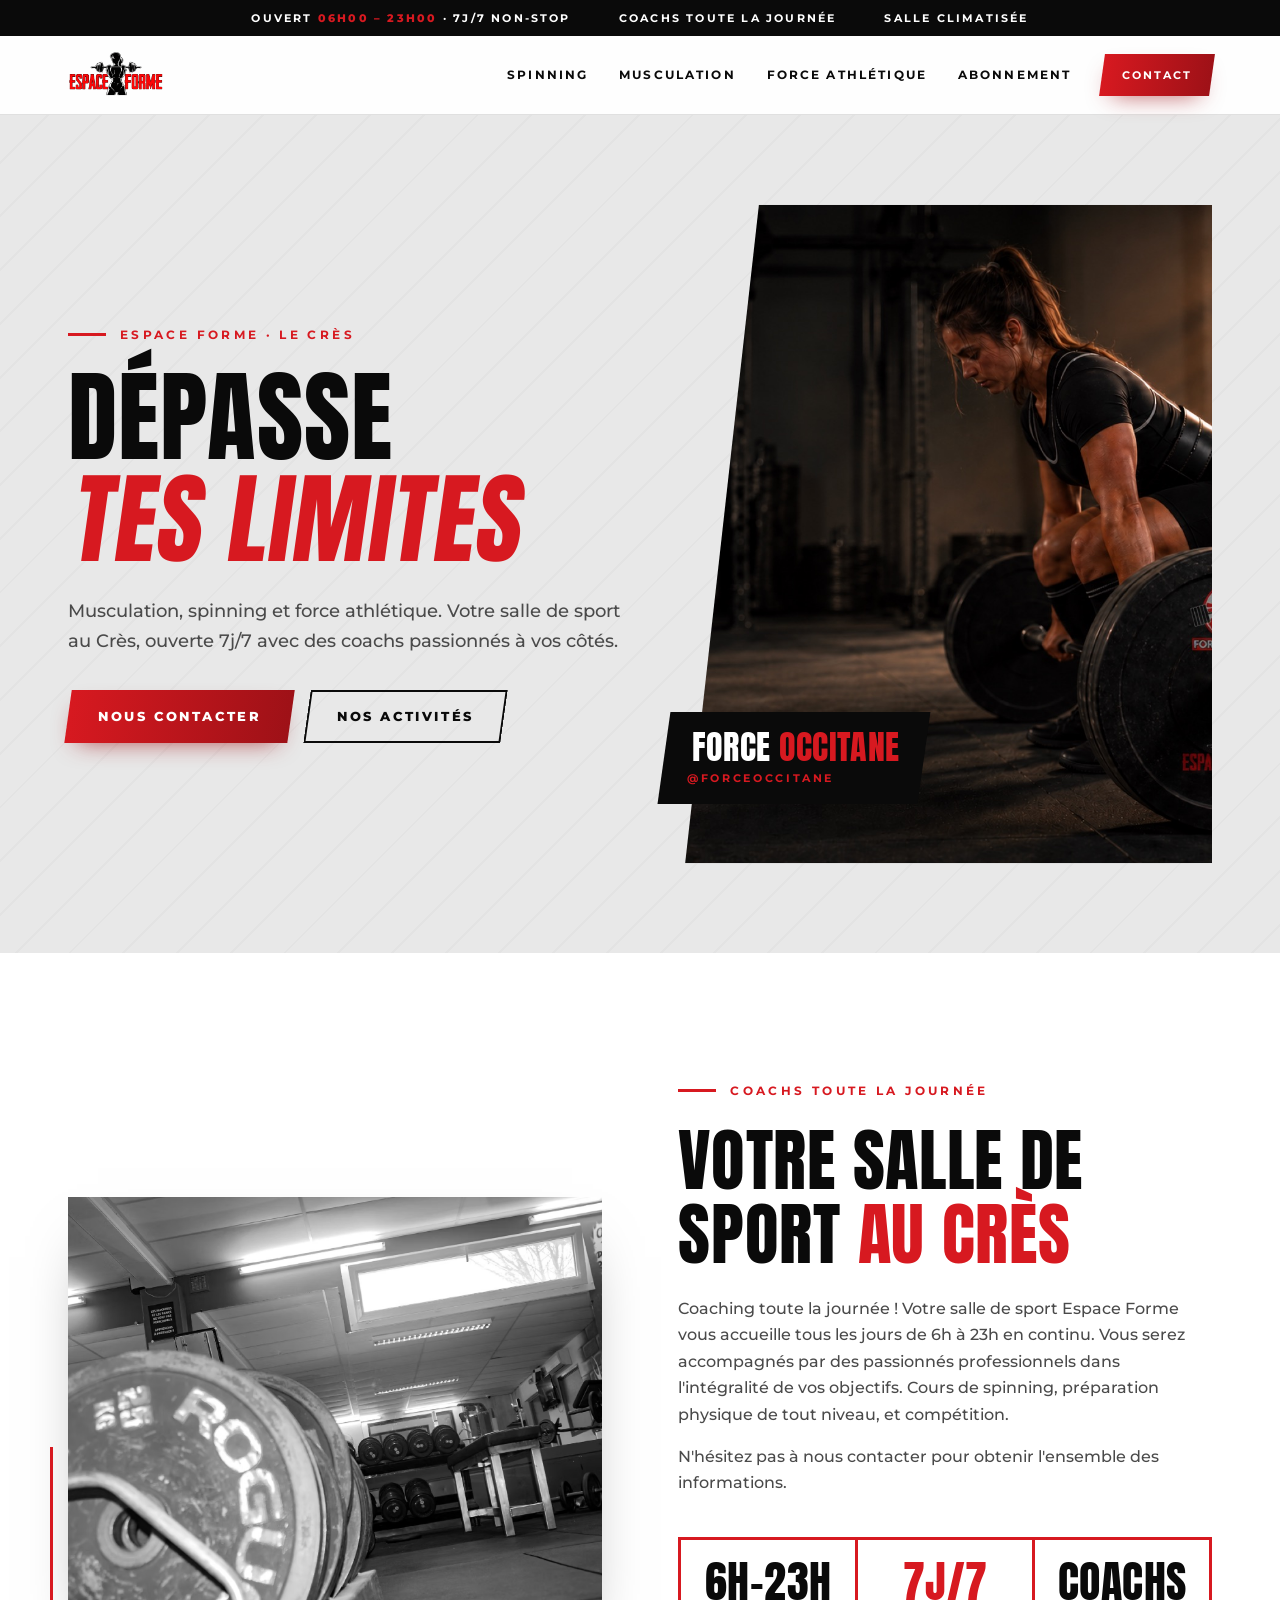
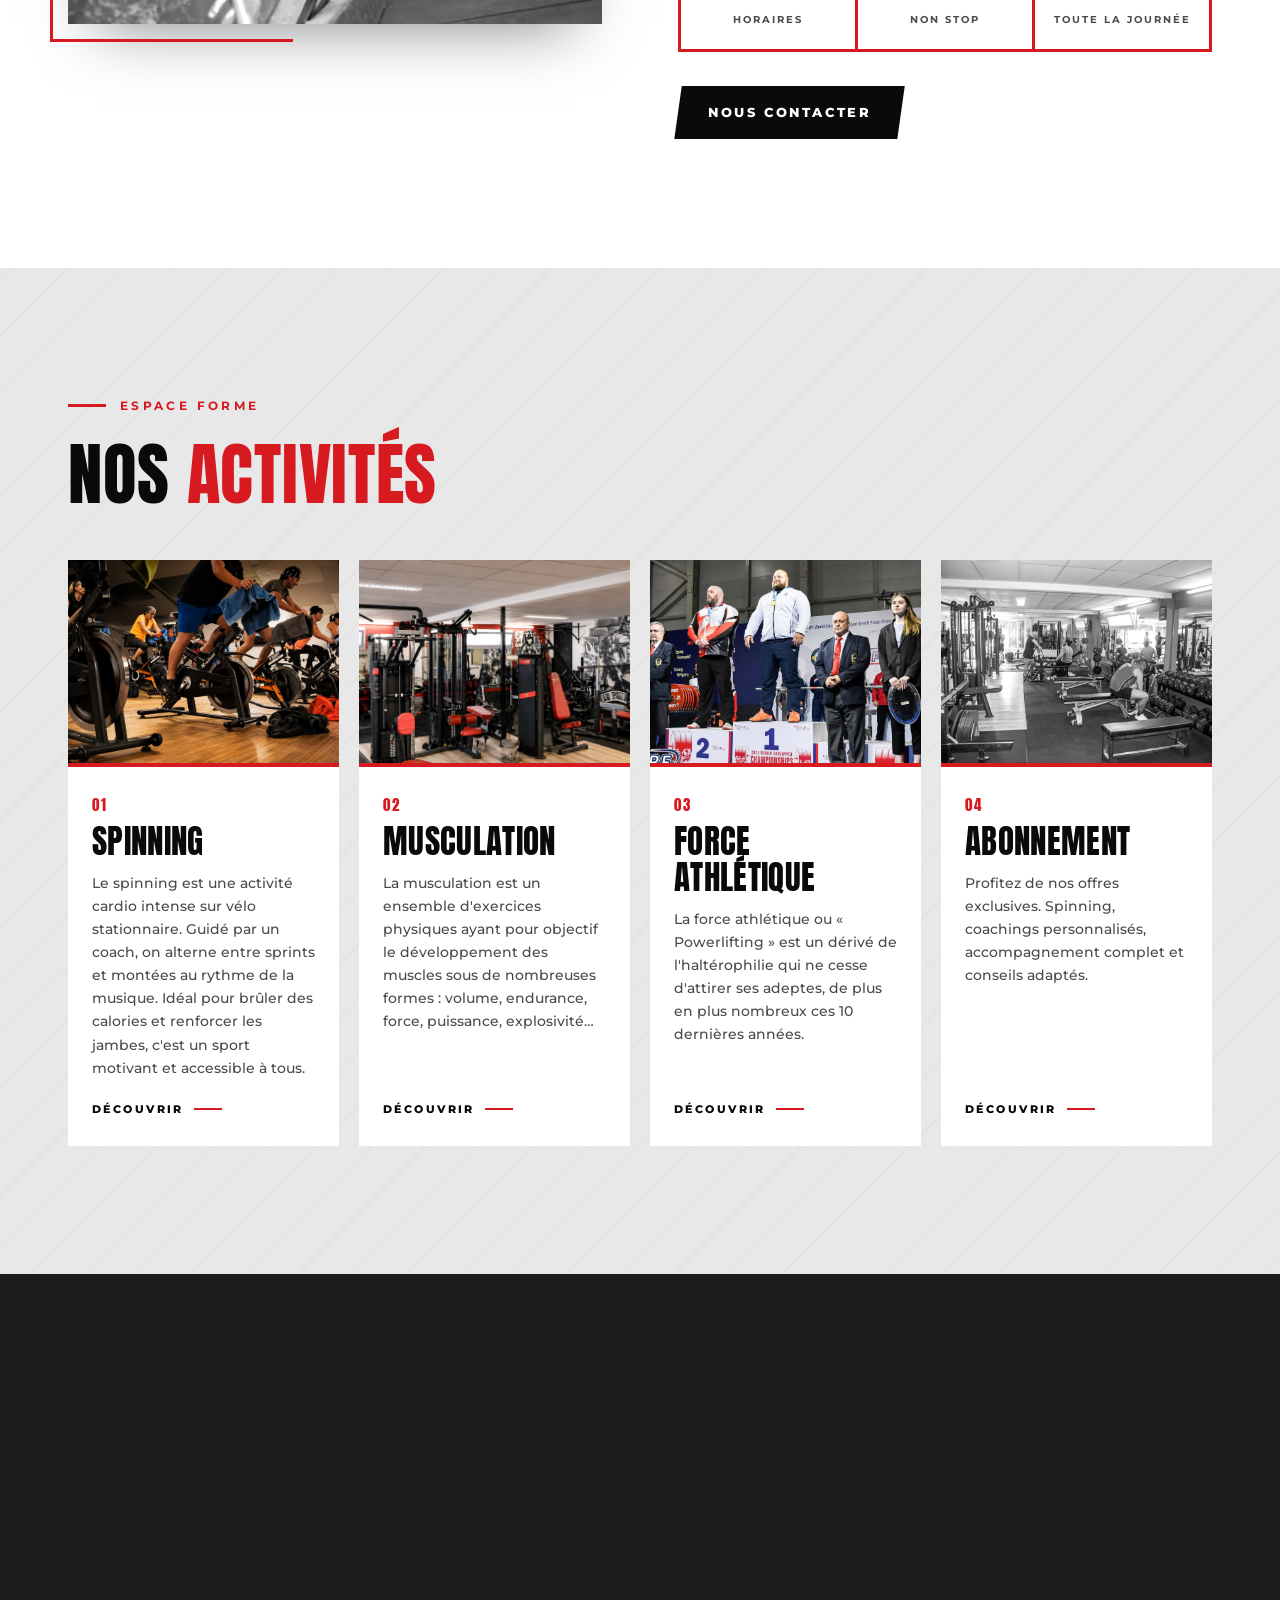
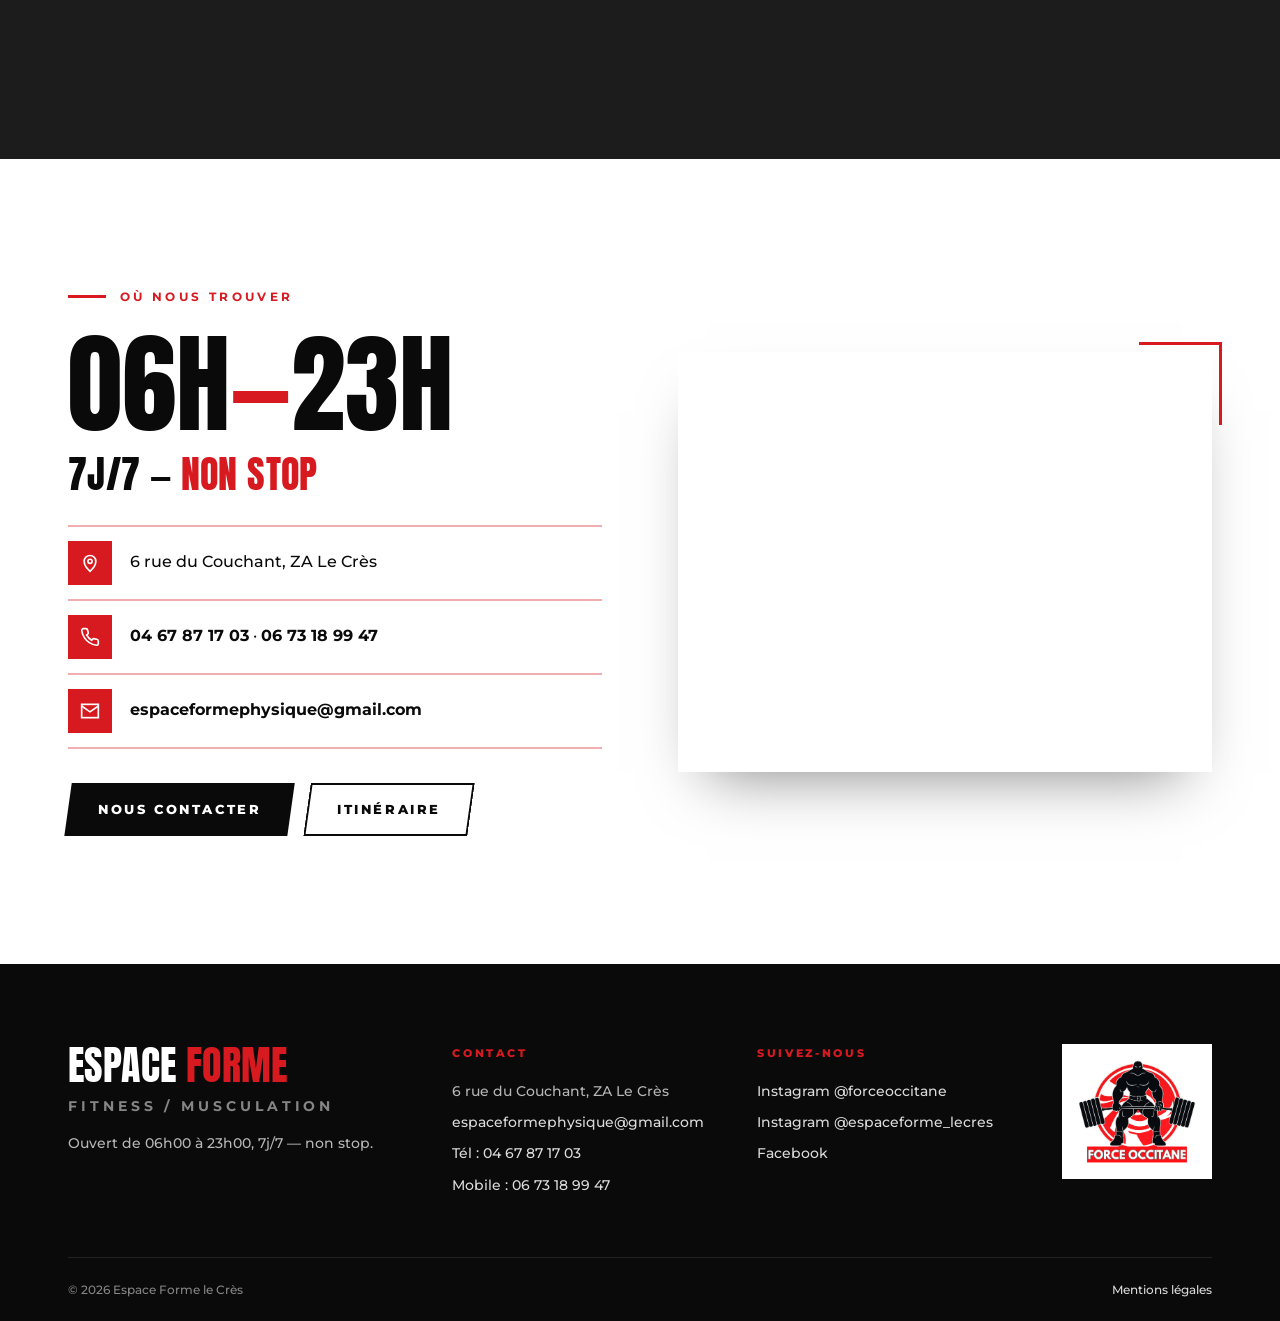
<file: index.html>
<!DOCTYPE html>
<html lang="fr">
<head>
<meta charset="utf-8">
<meta name="viewport" content="width=device-width, initial-scale=1">
<title>Espace Forme le Crès — Salle de sport, musculation, spinning, force athlétique</title>
<meta name="description" content="Espace Forme, votre salle de sport au Crès : musculation, spinning et force athlétique. Ouvert 7j/7 de 6h à 23h, coachs toute la journée.">
<meta name="theme-color" content="#0A0A0A">
<link rel="icon" href="assets/img/LOGO2.png">
<link rel="preconnect" href="https://fonts.googleapis.com">
<link rel="preconnect" href="https://fonts.gstatic.com" crossorigin>
<link href="https://fonts.googleapis.com/css2?family=Anton&family=Montserrat:wght@500;700;800&display=swap" rel="stylesheet">
<link rel="stylesheet" href="assets/style.css?v=6">
</head>
<body>
<div class="topbar"><div class="wrap">
  <p>Ouvert <b>06h00 – 23h00</b> · 7j/7 non-stop</p><p>Coachs toute la journée</p><p>Salle climatisée</p>
</div></div>
<header class="header">
  <div class="wrap">
    <a class="brand" href="index.html" aria-label="Espace Forme — accueil"><img src="assets/img/LOGO2.png" alt="Espace Forme" width="96" height="54"></a>
    <button class="burger" aria-label="Menu" aria-expanded="false"><span></span></button>
    <nav class="nav">
      <a href="cours-collectifs.html">Spinning</a>
      <a href="musculation.html">Musculation</a>
      <a href="force-athletique.html">Force athlétique</a>
      <a href="abonnement.html">Abonnement</a>
      <a class="btn btn-rouge" href="contact.html"><span>Contact</span></a>
    </nav>
  </div>
</header>
<main>
<section class="hero">
  <div class="wrap">
    <div class="reveal">
      <p class="spaced kicker">Espace Forme · Le Crès</p>
      <h1 class="t">Dépasse<span class="rouge italic">tes limites</span></h1>
      <p class="lead" style="margin-top:26px">Musculation, spinning et force athlétique. Votre salle de sport au Crès, ouverte 7j/7 avec des coachs passionnés à vos côtés.</p>
      <div class="btns">
        <a class="btn btn-rouge" href="contact.html"><span>Nous contacter</span></a>
        <a class="btn btn-ghost" href="#activites"><span>Nos activités</span></a>
      </div>
    </div>
    <div class="hero-media reveal">
      <img src="assets/img/ESPACEFORMEBG6.jpg" alt="Athlète en position de soulevé de terre à Espace Forme">
      <div class="hero-tag"><span class="t">Force <span class="rouge">Occitane</span></span><a href="https://www.instagram.com/forceoccitane/" target="_blank" rel="noopener">@forceoccitane</a></div>
    </div>
  </div>
</section>

<section class="sec sec-blanc">
  <div class="wrap split">
    <div class="photo-frame reveal"><img src="assets/img/salle5.jpg" alt="Salle de musculation Espace Forme" loading="lazy"></div>
    <div class="reveal">
      <p class="spaced kicker">Coachs toute la journée</p>
      <h2 class="t">Votre salle de sport <span class="rouge">au Crès</span></h2>
      <div class="prose">
        <p>Coaching toute la journée ! Votre salle de sport Espace Forme vous accueille tous les jours de 6h à 23h en continu. Vous serez accompagnés par des passionnés professionnels dans l'intégralité de vos objectifs. Cours de spinning, préparation physique de tout niveau, et compétition.</p>
        <p>N'hésitez pas à nous contacter pour obtenir l'ensemble des informations.</p>
      </div>
      <div class="frame-stats">
        <div><span class="t">6H–23H</span><small>Horaires</small></div>
        <div><span class="t rouge">7J/7</span><small>Non stop</small></div>
        <div><span class="t">Coachs</span><small>Toute la journée</small></div>
      </div>
      <div class="btns"><a class="btn btn-noir" href="contact.html"><span>Nous contacter</span></a></div>
    </div>
  </div>
</section>

<section class="sec" id="activites">
  <div class="wrap">
    <div class="sec-head reveal">
      <div><p class="spaced kicker">Espace Forme</p><h2 class="t">Nos <span class="rouge">activités</span></h2></div>
    </div>
    <div class="cards">
    <a class="card reveal" href="cours-collectifs.html">
      <div class="card-img"><img src="assets/img/cours-collectifs-spinning.jpg" alt="" loading="lazy"></div>
      <div class="card-body">
        <span class="card-num">01</span>
        <h3 class="t">Spinning</h3>
        <p>Le spinning est une activité cardio intense sur vélo stationnaire. Guidé par un coach, on alterne entre sprints et montées au rythme de la musique. Idéal pour brûler des calories et renforcer les jambes, c'est un sport motivant et accessible à tous.</p>
        <span class="more">Découvrir</span>
      </div>
    </a>
    <a class="card reveal" href="musculation.html">
      <div class="card-img"><img src="assets/img/MUSCULATIONBG2.jpg" alt="" loading="lazy"></div>
      <div class="card-body">
        <span class="card-num">02</span>
        <h3 class="t">Musculation</h3>
        <p>La musculation est un ensemble d'exercices physiques ayant pour objectif le développement des muscles sous de nombreuses formes : volume, endurance, force, puissance, explosivité…</p>
        <span class="more">Découvrir</span>
      </div>
    </a>
    <a class="card reveal" href="force-athletique.html">
      <div class="card-img"><img src="assets/img/carousel10.jpg" alt="" loading="lazy"></div>
      <div class="card-body">
        <span class="card-num">03</span>
        <h3 class="t">Force athlétique</h3>
        <p>La force athlétique ou « Powerlifting » est un dérivé de l'haltérophilie qui ne cesse d'attirer ses adeptes, de plus en plus nombreux ces 10 dernières années.</p>
        <span class="more">Découvrir</span>
      </div>
    </a>
    <a class="card reveal" href="abonnement.html">
      <div class="card-img"><img src="assets/img/cours-collectifs-bg.jpg" alt="" loading="lazy"></div>
      <div class="card-body">
        <span class="card-num">04</span>
        <h3 class="t">Abonnement</h3>
        <p>Profitez de nos offres exclusives. Spinning, coachings personnalisés, accompagnement complet et conseils adaptés.</p>
        <span class="more">Découvrir</span>
      </div>
    </a>
    </div>
  </div>
</section>

<section class="sec anthracite">
  <div class="wrap club reveal">
    <img class="club-logo" src="assets/img/logo-force-occitane.png" alt="Force Occitane" loading="lazy">
    <div>
      <p class="spaced" style="color:var(--rouge);margin-bottom:14px">Le club de force de la salle</p>
      <h2 class="t">Force <span class="rouge italic">Occitane</span></h2>
      <p class="lead" style="color:rgba(255,255,255,.72)">Le club de force athlétique d'Espace Forme, créé en 2000 par Stéphane Berot. Squat, bench, deadlift : un seul objectif, le total.</p>
    </div>
    <div class="btns" style="margin-top:0;flex-direction:column">
      <a class="btn btn-rouge" href="force-athletique.html"><span>Découvrir le club</span></a>
      <a class="btn btn-ghost" style="color:#fff;box-shadow:inset 0 0 0 2px #fff" href="https://www.instagram.com/forceoccitane/" target="_blank" rel="noopener"><span>@forceoccitane</span></a>
    </div>
  </div>
</section>

<section class="sec sec-blanc" id="acces">
  <div class="wrap split">
    <div class="reveal">
      <p class="spaced kicker">Où nous trouver</p>
      <div class="big-hours">06H<span class="sep">—</span>23H</div>
      <p class="t" style="font-size:clamp(26px,3vw,38px);margin-top:14px">7j/7 — <span class="rouge">non stop</span></p>
      <ul class="info-list">
        <li><span class="k"><svg viewBox="0 0 24 24" fill="none" stroke="currentColor" stroke-width="2"><path d="M12 22s7-6.2 7-12a7 7 0 1 0-14 0c0 5.8 7 12 7 12z"/><circle cx="12" cy="10" r="2.5"/></svg></span><span>6 rue du Couchant, ZA Le Crès</span></li>
        <li><span class="k"><svg viewBox="0 0 24 24" fill="none" stroke="currentColor" stroke-width="2"><path d="M22 16.9v3a2 2 0 0 1-2.2 2 19.8 19.8 0 0 1-8.6-3.1 19.5 19.5 0 0 1-6-6A19.8 19.8 0 0 1 2.1 4.2 2 2 0 0 1 4.1 2h3a2 2 0 0 1 2 1.7c.1.9.4 1.8.7 2.7a2 2 0 0 1-.5 2.1L8 9.8a16 16 0 0 0 6 6l1.3-1.3a2 2 0 0 1 2.1-.5c.9.3 1.8.6 2.7.7a2 2 0 0 1 1.7 2z"/></svg></span><span><a href="tel:0467871703">04 67 87 17 03</a> · <a href="tel:0673189947">06 73 18 99 47</a></span></li>
        <li><span class="k"><svg viewBox="0 0 24 24" fill="none" stroke="currentColor" stroke-width="2"><rect x="2" y="4" width="20" height="16"/><path d="m2 6 10 7 10-7"/></svg></span><a href="mailto:espaceformephysique@gmail.com">espaceformephysique@gmail.com</a></li>
      </ul>
      <div class="btns">
        <a class="btn btn-noir" href="contact.html"><span>Nous contacter</span></a>
        <a class="btn btn-ghost" href="https://www.google.com/maps/dir/?api=1&destination=6%20rue%20du%20Couchant%2C%20ZA%20Le%20Cr%C3%A8s%2C%20Le%20Cr%C3%A8s" target="_blank" rel="noopener"><span>Itinéraire</span></a>
      </div>
    </div>
    <div class="map-box reveal"><iframe class="map" title="Espace Forme sur la carte" src="https://www.google.com/maps?q=6%20rue%20du%20Couchant%2C%20ZA%20Le%20Cr%C3%A8s%2C%20Le%20Cr%C3%A8s&output=embed" loading="lazy"></iframe></div>
  </div>
</section>
</main>
<footer class="footer">
  <div class="wrap">
    <div class="footer-grid">
      <div>
        <h3 class="t">Espace <span class="rouge">Forme</span></h3>
        <p class="spaced" style="color:rgba(255,255,255,.5);margin-bottom:14px">Fitness / Musculation</p>
        <p>Ouvert de 06h00 à 23h00, 7j/7 — non stop.</p>
      </div>
      <div>
        <h4>Contact</h4>
        <ul>
          <li>6 rue du Couchant, ZA Le Crès</li>
          <li><a href="mailto:espaceformephysique@gmail.com">espaceformephysique@gmail.com</a></li>
          <li><a href="tel:0467871703">Tél : 04 67 87 17 03</a></li>
          <li><a href="tel:0673189947">Mobile : 06 73 18 99 47</a></li>
        </ul>
      </div>
      <div>
        <h4>Suivez-nous</h4>
        <ul>
          <li><a href="https://www.instagram.com/forceoccitane/" target="_blank" rel="noopener">Instagram @forceoccitane</a></li>
          <li><a href="https://www.instagram.com/espaceforme_lecres/" target="_blank" rel="noopener">Instagram @espaceforme_lecres</a></li>
          <li><a href="https://www.facebook.com/Espace-FORME-1717182051873374/" target="_blank" rel="noopener">Facebook</a></li>
        </ul>
      </div>
      <div><a href="force-athletique.html"><img class="fo-logo" src="assets/img/logo-force-occitane.png" alt="Force Occitane" loading="lazy"></a></div>
    </div>
    <div class="footer-bottom">
      <span>© 2026 Espace Forme le Crès</span>
      <a href="mentions-legales.html">Mentions légales</a>
    </div>
  </div>
</footer>
<script src="assets/main.js?v=6"></script>
</body>
</html>
</file>
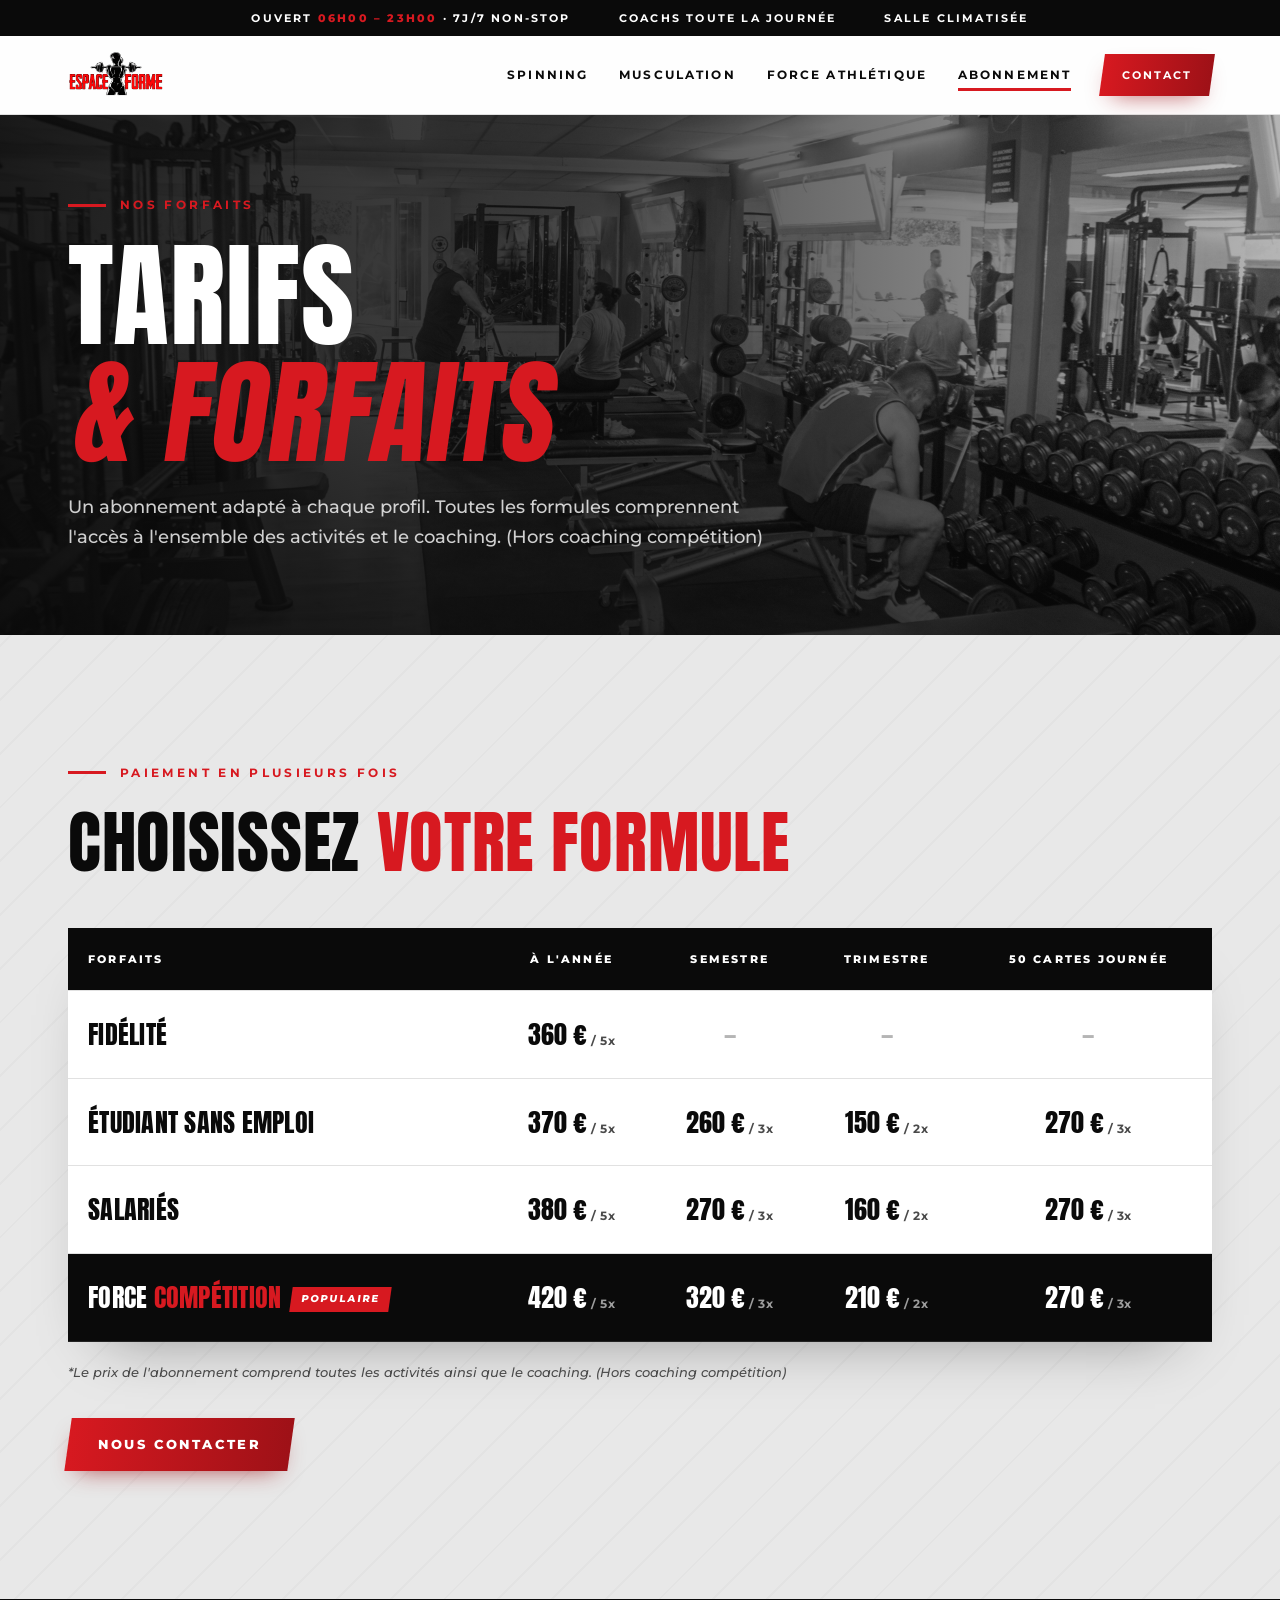
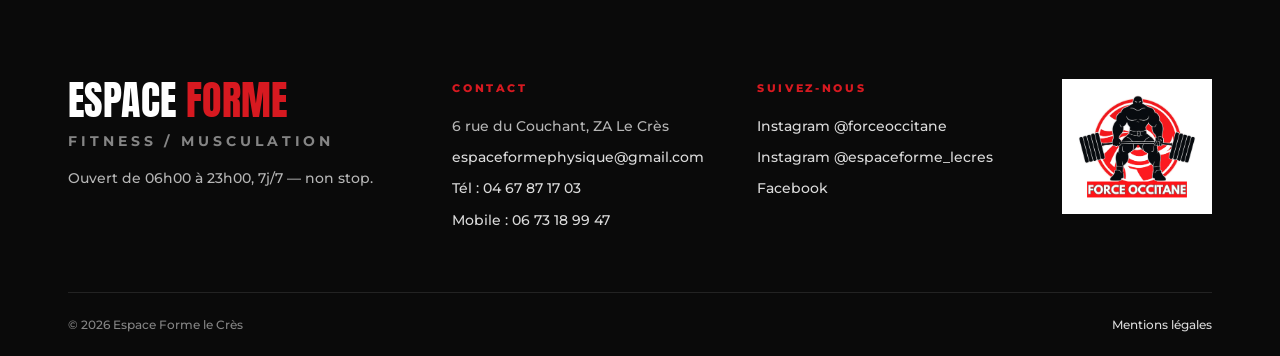
<file: abonnement.html>
<!DOCTYPE html>
<html lang="fr">
<head>
<meta charset="utf-8">
<meta name="viewport" content="width=device-width, initial-scale=1">
<title>Tarifs & abonnements — Espace Forme le Crès</title>
<meta name="description" content="Tarifs et forfaits Espace Forme : fidélité, étudiant, salariés, force compétition. Toutes les activités et le coaching inclus.">
<meta name="theme-color" content="#0A0A0A">
<link rel="icon" href="assets/img/LOGO2.png">
<link rel="preconnect" href="https://fonts.googleapis.com">
<link rel="preconnect" href="https://fonts.gstatic.com" crossorigin>
<link href="https://fonts.googleapis.com/css2?family=Anton&family=Montserrat:wght@500;700;800&display=swap" rel="stylesheet">
<link rel="stylesheet" href="assets/style.css?v=6">
</head>
<body>
<div class="topbar"><div class="wrap">
  <p>Ouvert <b>06h00 – 23h00</b> · 7j/7 non-stop</p><p>Coachs toute la journée</p><p>Salle climatisée</p>
</div></div>
<header class="header">
  <div class="wrap">
    <a class="brand" href="index.html" aria-label="Espace Forme — accueil"><img src="assets/img/LOGO2.png" alt="Espace Forme" width="96" height="54"></a>
    <button class="burger" aria-label="Menu" aria-expanded="false"><span></span></button>
    <nav class="nav">
      <a href="cours-collectifs.html">Spinning</a>
      <a href="musculation.html">Musculation</a>
      <a href="force-athletique.html">Force athlétique</a>
      <a href="abonnement.html" aria-current="page">Abonnement</a>
      <a class="btn btn-rouge" href="contact.html"><span>Contact</span></a>
    </nav>
  </div>
</header>
<main>
<section class="page-hero">
  <img src="assets/img/cours-collectifs-bg.jpg" alt="" style="object-position:center">
  <div class="wrap">
    <p class="spaced kicker">Nos forfaits</p>
    <h1 class="t">Tarifs<br><span class="rouge italic">& forfaits</span></h1>
    <p class="lead">Un abonnement adapté à chaque profil. Toutes les formules comprennent l'accès à l'ensemble des activités et le coaching. (Hors coaching compétition)</p>
    
  </div>
</section>

<section class="sec">
  <div class="wrap">
    <div class="sec-head reveal">
      <div><p class="spaced kicker">Paiement en plusieurs fois</p><h2 class="t">Choisissez <span class="rouge">votre formule</span></h2></div>
    </div>
    <div class="reveal">
      <table class="pricing">
        <thead><tr><th scope="col">Forfaits</th><th scope="col">À l'année</th><th scope="col">Semestre</th><th scope="col">Trimestre</th><th scope="col">50 cartes journée</th></tr></thead>
        <tbody>
        <tr><th scope="row">Fidélité</th><td>360 €<small>/ 5x</small></td><td class="x" aria-label="Non disponible">—</td><td class="x" aria-label="Non disponible">—</td><td class="x" aria-label="Non disponible">—</td></tr>
        <tr><th scope="row">Étudiant sans emploi</th><td>370 €<small>/ 5x</small></td><td>260 €<small>/ 3x</small></td><td>150 €<small>/ 2x</small></td><td>270 €<small>/ 3x</small></td></tr>
        <tr><th scope="row">Salariés</th><td>380 €<small>/ 5x</small></td><td>270 €<small>/ 3x</small></td><td>160 €<small>/ 2x</small></td><td>270 €<small>/ 3x</small></td></tr>
        <tr class="hot"><th scope="row">Force <span class="rouge">Compétition</span><span class="pop">Populaire</span></th><td>420 €<small>/ 5x</small></td><td>320 €<small>/ 3x</small></td><td>210 €<small>/ 2x</small></td><td>270 €<small>/ 3x</small></td></tr>
        </tbody>
      </table>
      <div class="plans">
      <div class="plan"><h3 class="t">Fidélité</h3><dl><dt>À l'année</dt><dd>360 € <small style="font-family:var(--texte);font-size:12px">/ 5x</small></dd><dt>Semestre</dt><dd class="x">—</dd><dt>Trimestre</dt><dd class="x">—</dd><dt>50 cartes journée</dt><dd class="x">—</dd></dl></div>
      <div class="plan"><h3 class="t">Étudiant sans emploi</h3><dl><dt>À l'année</dt><dd>370 € <small style="font-family:var(--texte);font-size:12px">/ 5x</small></dd><dt>Semestre</dt><dd>260 € <small style="font-family:var(--texte);font-size:12px">/ 3x</small></dd><dt>Trimestre</dt><dd>150 € <small style="font-family:var(--texte);font-size:12px">/ 2x</small></dd><dt>50 cartes journée</dt><dd>270 € <small style="font-family:var(--texte);font-size:12px">/ 3x</small></dd></dl></div>
      <div class="plan"><h3 class="t">Salariés</h3><dl><dt>À l'année</dt><dd>380 € <small style="font-family:var(--texte);font-size:12px">/ 5x</small></dd><dt>Semestre</dt><dd>270 € <small style="font-family:var(--texte);font-size:12px">/ 3x</small></dd><dt>Trimestre</dt><dd>160 € <small style="font-family:var(--texte);font-size:12px">/ 2x</small></dd><dt>50 cartes journée</dt><dd>270 € <small style="font-family:var(--texte);font-size:12px">/ 3x</small></dd></dl></div>
      <div class="plan hot"><h3 class="t">Force <span class="rouge">Compétition</span><span class="pop">Populaire</span></h3><dl><dt>À l'année</dt><dd>420 € <small style="font-family:var(--texte);font-size:12px">/ 5x</small></dd><dt>Semestre</dt><dd>320 € <small style="font-family:var(--texte);font-size:12px">/ 3x</small></dd><dt>Trimestre</dt><dd>210 € <small style="font-family:var(--texte);font-size:12px">/ 2x</small></dd><dt>50 cartes journée</dt><dd>270 € <small style="font-family:var(--texte);font-size:12px">/ 3x</small></dd></dl></div>
      </div>
    </div>
    <p class="note">*Le prix de l'abonnement comprend toutes les activités ainsi que le coaching. (Hors coaching compétition)</p>
    <div class="btns"><a class="btn btn-rouge" href="contact.html"><span>Nous contacter</span></a></div>
  </div>
</section>
</main>
<footer class="footer">
  <div class="wrap">
    <div class="footer-grid">
      <div>
        <h3 class="t">Espace <span class="rouge">Forme</span></h3>
        <p class="spaced" style="color:rgba(255,255,255,.5);margin-bottom:14px">Fitness / Musculation</p>
        <p>Ouvert de 06h00 à 23h00, 7j/7 — non stop.</p>
      </div>
      <div>
        <h4>Contact</h4>
        <ul>
          <li>6 rue du Couchant, ZA Le Crès</li>
          <li><a href="mailto:espaceformephysique@gmail.com">espaceformephysique@gmail.com</a></li>
          <li><a href="tel:0467871703">Tél : 04 67 87 17 03</a></li>
          <li><a href="tel:0673189947">Mobile : 06 73 18 99 47</a></li>
        </ul>
      </div>
      <div>
        <h4>Suivez-nous</h4>
        <ul>
          <li><a href="https://www.instagram.com/forceoccitane/" target="_blank" rel="noopener">Instagram @forceoccitane</a></li>
          <li><a href="https://www.instagram.com/espaceforme_lecres/" target="_blank" rel="noopener">Instagram @espaceforme_lecres</a></li>
          <li><a href="https://www.facebook.com/Espace-FORME-1717182051873374/" target="_blank" rel="noopener">Facebook</a></li>
        </ul>
      </div>
      <div><a href="force-athletique.html"><img class="fo-logo" src="assets/img/logo-force-occitane.png" alt="Force Occitane" loading="lazy"></a></div>
    </div>
    <div class="footer-bottom">
      <span>© 2026 Espace Forme le Crès</span>
      <a href="mentions-legales.html">Mentions légales</a>
    </div>
  </div>
</footer>
<script src="assets/main.js?v=6"></script>
</body>
</html>
</file>
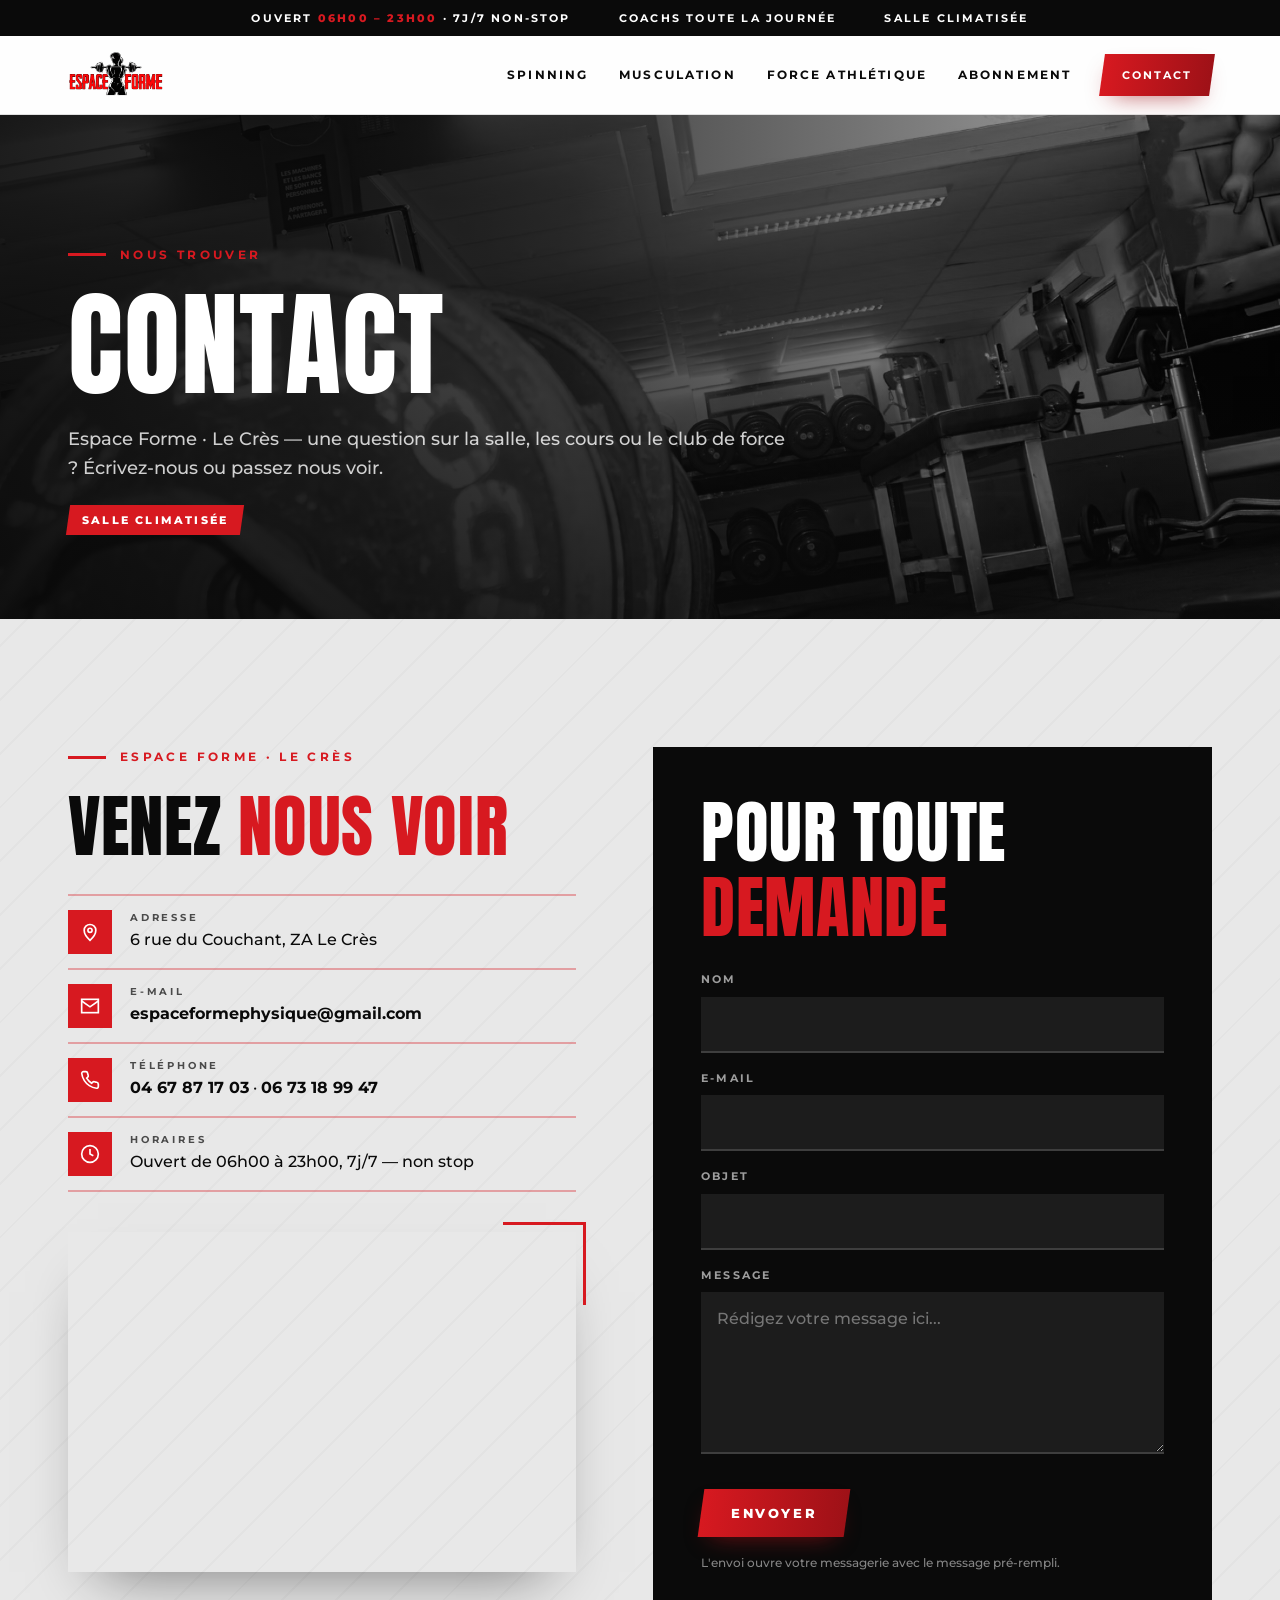
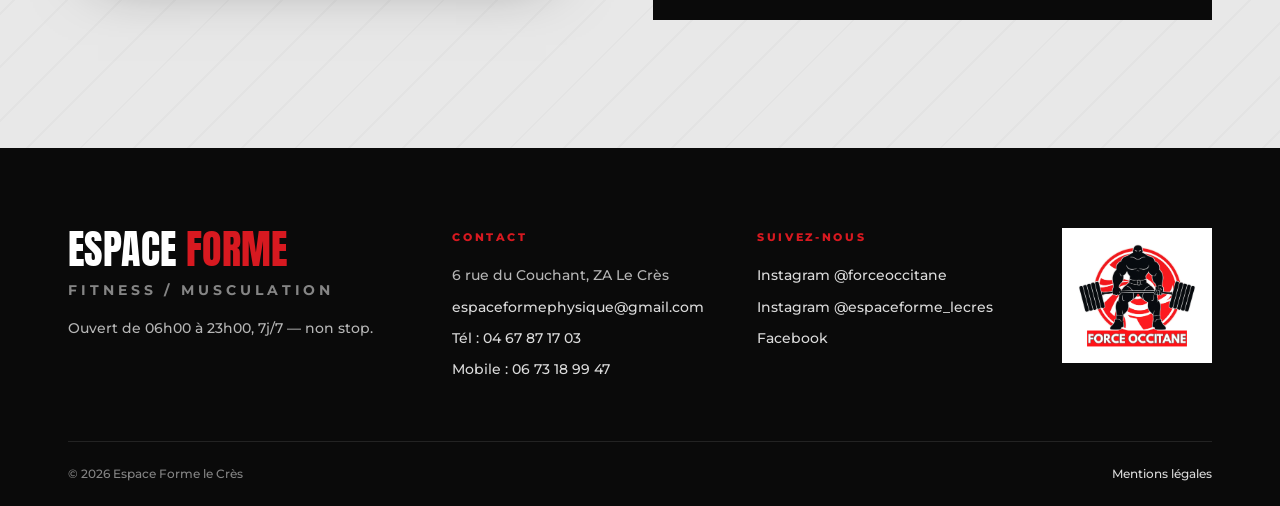
<file: contact.html>
<!DOCTYPE html>
<html lang="fr">
<head>
<meta charset="utf-8">
<meta name="viewport" content="width=device-width, initial-scale=1">
<title>Contact — Espace Forme le Crès</title>
<meta name="description" content="Contacter Espace Forme : 6 rue du Couchant, ZA Le Crès. Tél 04 67 87 17 03. Ouvert 7j/7 de 6h à 23h.">
<meta name="theme-color" content="#0A0A0A">
<link rel="icon" href="assets/img/LOGO2.png">
<link rel="preconnect" href="https://fonts.googleapis.com">
<link rel="preconnect" href="https://fonts.gstatic.com" crossorigin>
<link href="https://fonts.googleapis.com/css2?family=Anton&family=Montserrat:wght@500;700;800&display=swap" rel="stylesheet">
<link rel="stylesheet" href="assets/style.css?v=6">
</head>
<body>
<div class="topbar"><div class="wrap">
  <p>Ouvert <b>06h00 – 23h00</b> · 7j/7 non-stop</p><p>Coachs toute la journée</p><p>Salle climatisée</p>
</div></div>
<header class="header">
  <div class="wrap">
    <a class="brand" href="index.html" aria-label="Espace Forme — accueil"><img src="assets/img/LOGO2.png" alt="Espace Forme" width="96" height="54"></a>
    <button class="burger" aria-label="Menu" aria-expanded="false"><span></span></button>
    <nav class="nav">
      <a href="cours-collectifs.html">Spinning</a>
      <a href="musculation.html">Musculation</a>
      <a href="force-athletique.html">Force athlétique</a>
      <a href="abonnement.html">Abonnement</a>
      <a class="btn btn-rouge" href="contact.html" aria-current="page"><span>Contact</span></a>
    </nav>
  </div>
</header>
<main>
<section class="page-hero">
  <img src="assets/img/salle5.jpg" alt="" style="object-position:center">
  <div class="wrap">
    <p class="spaced kicker">Nous trouver</p>
    <h1 class="t">Contact</h1>
    <p class="lead">Espace Forme · Le Crès — une question sur la salle, les cours ou le club de force ? Écrivez-nous ou passez nous voir.</p>
    <span class="badge"><span>Salle climatisée</span></span>
  </div>
</section>

<section class="sec">
  <div class="wrap contact-grid">
    <div class="reveal">
      <p class="spaced kicker">Espace Forme · Le Crès</p>
      <h2 class="t">Venez <span class="rouge">nous voir</span></h2>
      <ul class="info-list">
        <li><span class="k"><svg viewBox="0 0 24 24" fill="none" stroke="currentColor" stroke-width="2"><path d="M12 22s7-6.2 7-12a7 7 0 1 0-14 0c0 5.8 7 12 7 12z"/><circle cx="12" cy="10" r="2.5"/></svg></span><span><span class="spaced" style="display:block;font-size:10px;color:var(--gris-texte)">Adresse</span>6 rue du Couchant, ZA Le Crès</span></li>
        <li><span class="k"><svg viewBox="0 0 24 24" fill="none" stroke="currentColor" stroke-width="2"><rect x="2" y="4" width="20" height="16"/><path d="m2 6 10 7 10-7"/></svg></span><span><span class="spaced" style="display:block;font-size:10px;color:var(--gris-texte)">E-mail</span><a href="mailto:espaceformephysique@gmail.com">espaceformephysique@gmail.com</a></span></li>
        <li><span class="k"><svg viewBox="0 0 24 24" fill="none" stroke="currentColor" stroke-width="2"><path d="M22 16.9v3a2 2 0 0 1-2.2 2 19.8 19.8 0 0 1-8.6-3.1 19.5 19.5 0 0 1-6-6A19.8 19.8 0 0 1 2.1 4.2 2 2 0 0 1 4.1 2h3a2 2 0 0 1 2 1.7c.1.9.4 1.8.7 2.7a2 2 0 0 1-.5 2.1L8 9.8a16 16 0 0 0 6 6l1.3-1.3a2 2 0 0 1 2.1-.5c.9.3 1.8.6 2.7.7a2 2 0 0 1 1.7 2z"/></svg></span><span><span class="spaced" style="display:block;font-size:10px;color:var(--gris-texte)">Téléphone</span><a href="tel:0467871703">04 67 87 17 03</a> · <a href="tel:0673189947">06 73 18 99 47</a></span></li>
        <li><span class="k"><svg viewBox="0 0 24 24" fill="none" stroke="currentColor" stroke-width="2"><circle cx="12" cy="12" r="10"/><path d="M12 6v6l4 2"/></svg></span><span><span class="spaced" style="display:block;font-size:10px;color:var(--gris-texte)">Horaires</span>Ouvert de 06h00 à 23h00, 7j/7 — non stop</span></li>
      </ul>
      <div class="map-box" style="margin-top:40px;min-height:340px"><iframe class="map" style="min-height:340px" title="Espace Forme sur la carte" src="https://www.google.com/maps?q=6%20rue%20du%20Couchant%2C%20ZA%20Le%20Cr%C3%A8s%2C%20Le%20Cr%C3%A8s&output=embed" loading="lazy"></iframe></div>
    </div>
    <form class="form reveal" id="contact-form">
      <h2 class="t">Pour toute <span class="rouge">demande</span></h2>
      <div class="field"><label for="nom">Nom</label><input id="nom" name="nom" type="text" required autocomplete="name"></div>
      <div class="field"><label for="email">E-mail</label><input id="email" name="email" type="email" required autocomplete="email"></div>
      <div class="field"><label for="objet">Objet</label><input id="objet" name="objet" type="text"></div>
      <div class="field"><label for="message">Message</label><textarea id="message" name="message" rows="5" required placeholder="Rédigez votre message ici..."></textarea></div>
      <button class="btn btn-rouge" type="submit"><span>Envoyer</span></button>
      <p class="form-note">L'envoi ouvre votre messagerie avec le message pré-rempli.</p>
    </form>
  </div>
</section>
</main>
<footer class="footer">
  <div class="wrap">
    <div class="footer-grid">
      <div>
        <h3 class="t">Espace <span class="rouge">Forme</span></h3>
        <p class="spaced" style="color:rgba(255,255,255,.5);margin-bottom:14px">Fitness / Musculation</p>
        <p>Ouvert de 06h00 à 23h00, 7j/7 — non stop.</p>
      </div>
      <div>
        <h4>Contact</h4>
        <ul>
          <li>6 rue du Couchant, ZA Le Crès</li>
          <li><a href="mailto:espaceformephysique@gmail.com">espaceformephysique@gmail.com</a></li>
          <li><a href="tel:0467871703">Tél : 04 67 87 17 03</a></li>
          <li><a href="tel:0673189947">Mobile : 06 73 18 99 47</a></li>
        </ul>
      </div>
      <div>
        <h4>Suivez-nous</h4>
        <ul>
          <li><a href="https://www.instagram.com/forceoccitane/" target="_blank" rel="noopener">Instagram @forceoccitane</a></li>
          <li><a href="https://www.instagram.com/espaceforme_lecres/" target="_blank" rel="noopener">Instagram @espaceforme_lecres</a></li>
          <li><a href="https://www.facebook.com/Espace-FORME-1717182051873374/" target="_blank" rel="noopener">Facebook</a></li>
        </ul>
      </div>
      <div><a href="force-athletique.html"><img class="fo-logo" src="assets/img/logo-force-occitane.png" alt="Force Occitane" loading="lazy"></a></div>
    </div>
    <div class="footer-bottom">
      <span>© 2026 Espace Forme le Crès</span>
      <a href="mentions-legales.html">Mentions légales</a>
    </div>
  </div>
</footer>
<script src="assets/main.js?v=6"></script>
</body>
</html>
</file>
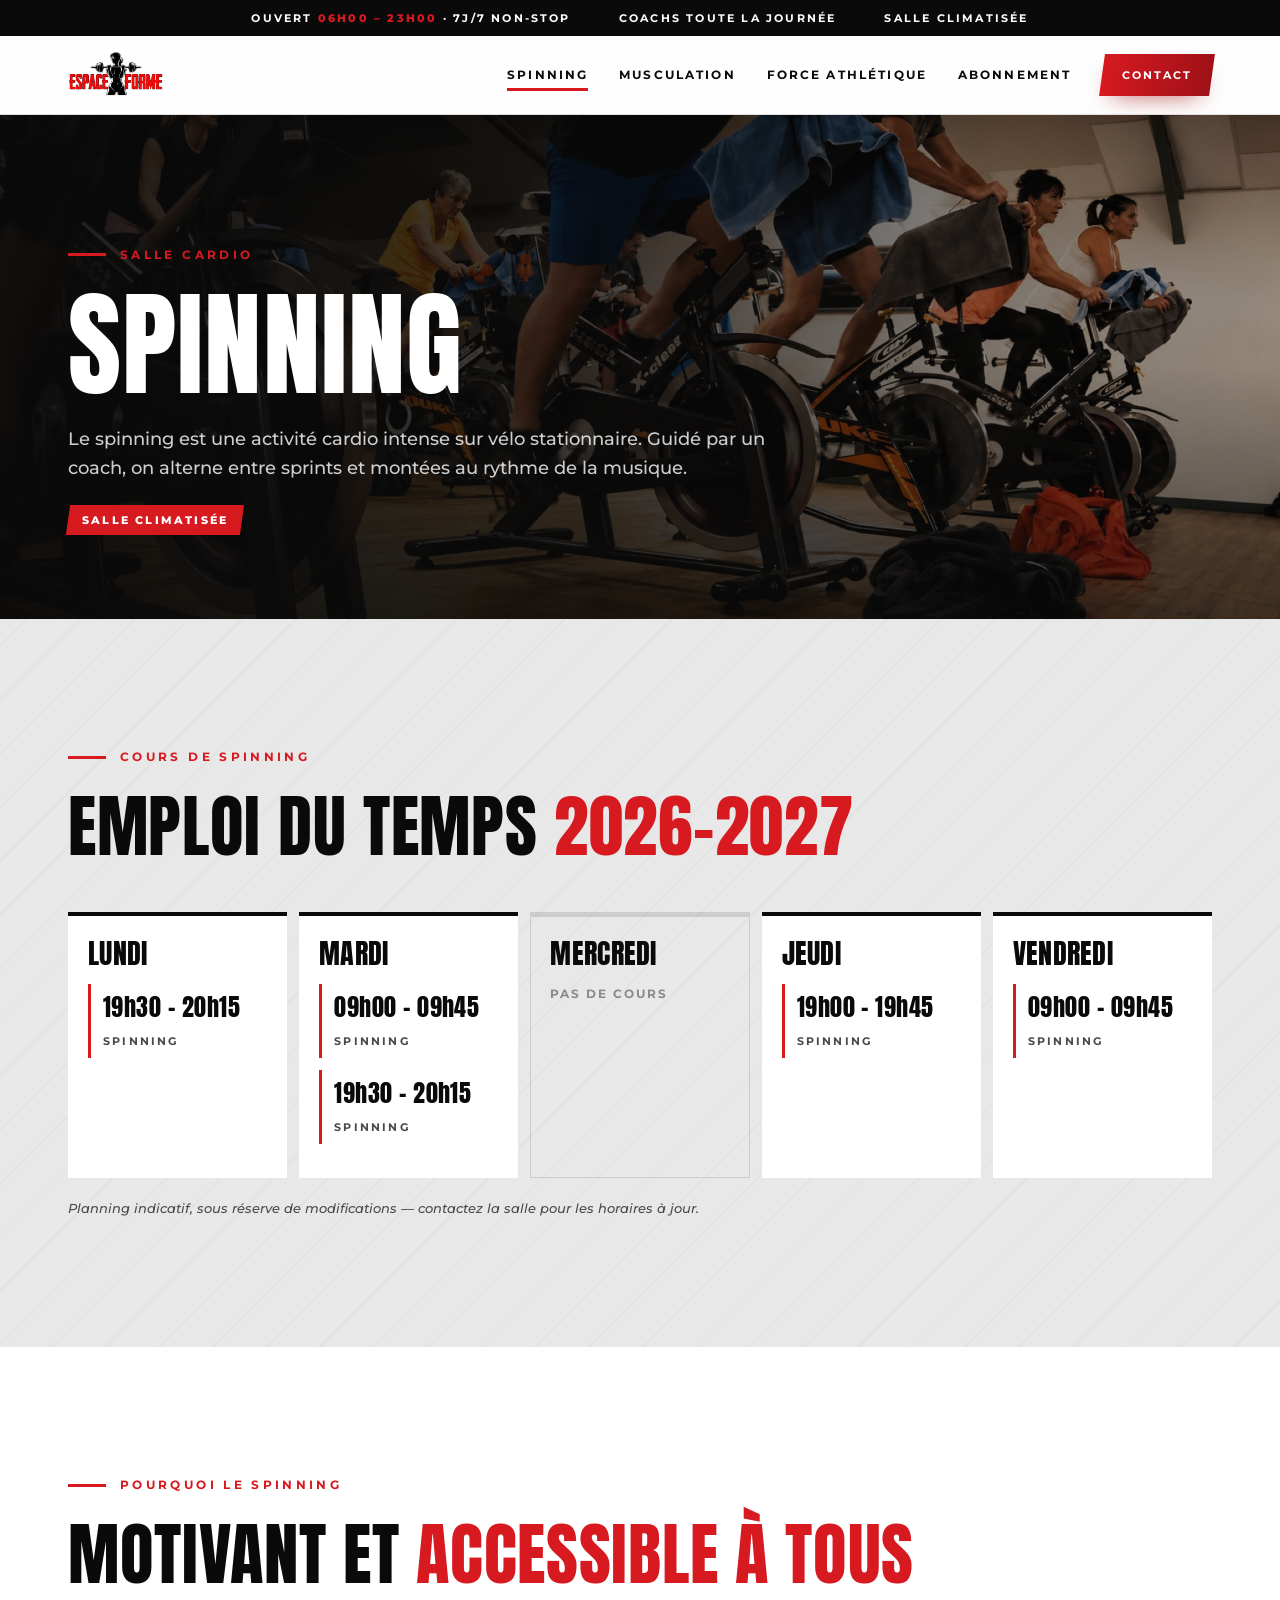
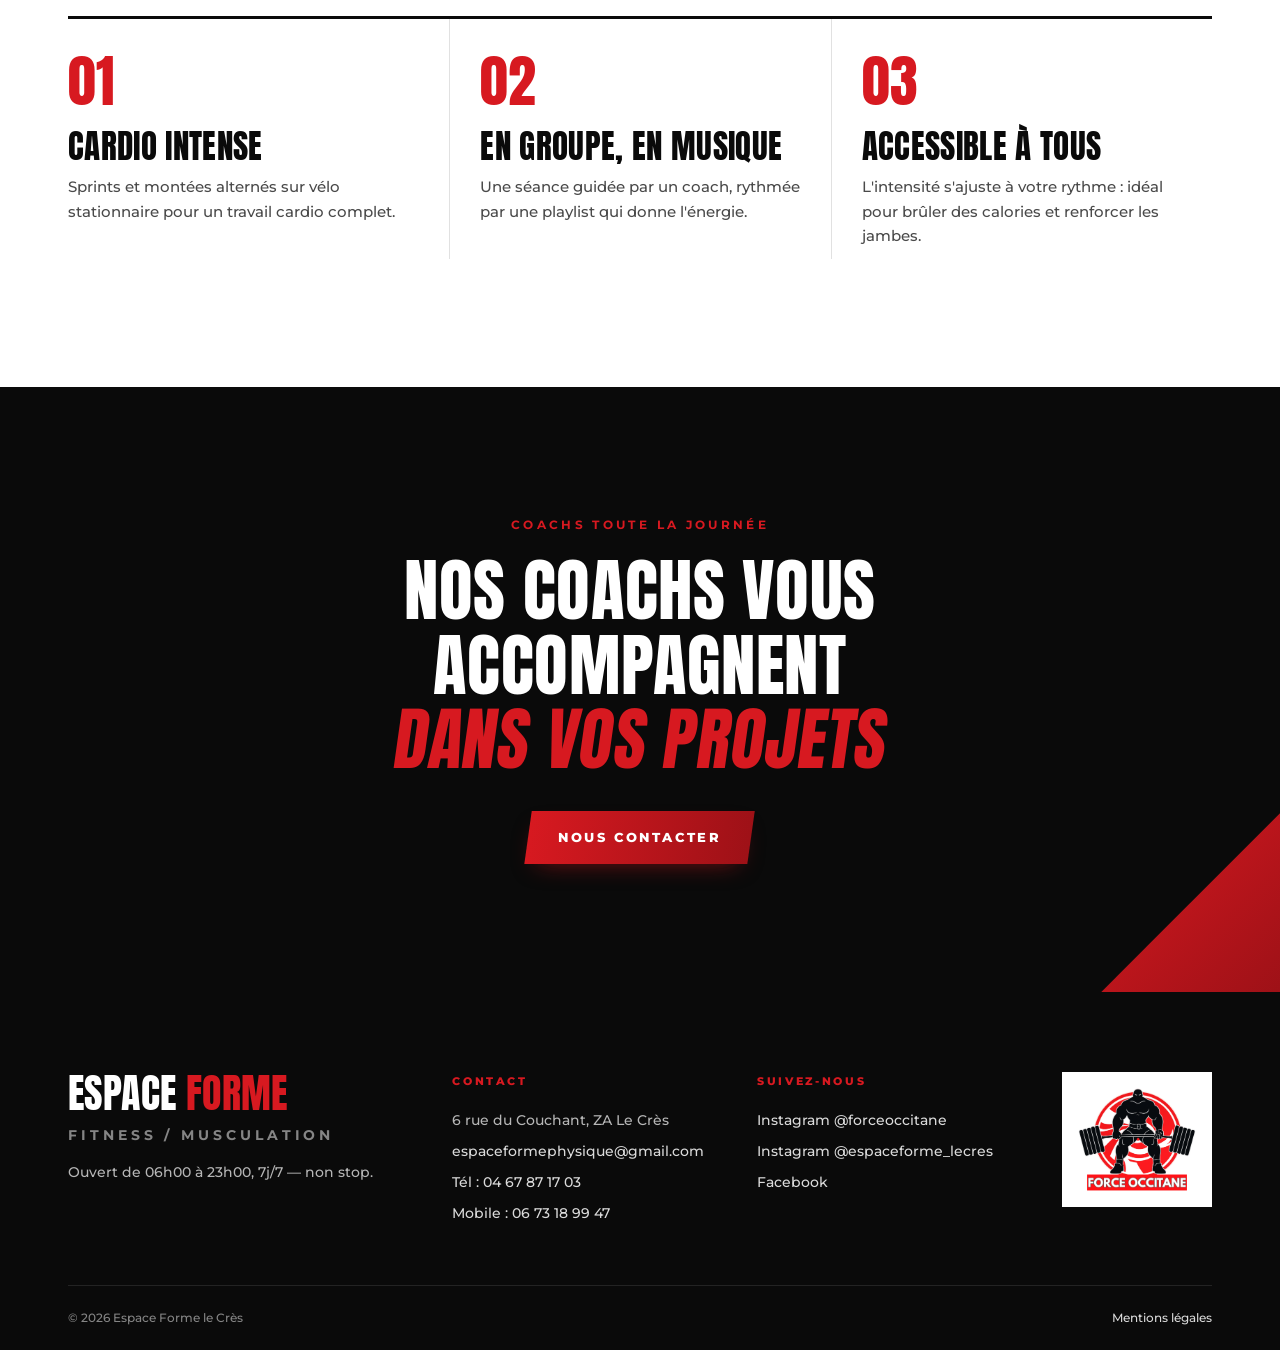
<file: cours-collectifs.html>
<!DOCTYPE html>
<html lang="fr">
<head>
<meta charset="utf-8">
<meta name="viewport" content="width=device-width, initial-scale=1">
<title>Spinning — Cours collectifs — Espace Forme le Crès</title>
<meta name="description" content="Cours de spinning au Crès : planning 2026-2027, séances guidées par un coach en salle climatisée.">
<meta name="theme-color" content="#0A0A0A">
<link rel="icon" href="assets/img/LOGO2.png">
<link rel="preconnect" href="https://fonts.googleapis.com">
<link rel="preconnect" href="https://fonts.gstatic.com" crossorigin>
<link href="https://fonts.googleapis.com/css2?family=Anton&family=Montserrat:wght@500;700;800&display=swap" rel="stylesheet">
<link rel="stylesheet" href="assets/style.css?v=6">
</head>
<body>
<div class="topbar"><div class="wrap">
  <p>Ouvert <b>06h00 – 23h00</b> · 7j/7 non-stop</p><p>Coachs toute la journée</p><p>Salle climatisée</p>
</div></div>
<header class="header">
  <div class="wrap">
    <a class="brand" href="index.html" aria-label="Espace Forme — accueil"><img src="assets/img/LOGO2.png" alt="Espace Forme" width="96" height="54"></a>
    <button class="burger" aria-label="Menu" aria-expanded="false"><span></span></button>
    <nav class="nav">
      <a href="cours-collectifs.html" aria-current="page">Spinning</a>
      <a href="musculation.html">Musculation</a>
      <a href="force-athletique.html">Force athlétique</a>
      <a href="abonnement.html">Abonnement</a>
      <a class="btn btn-rouge" href="contact.html"><span>Contact</span></a>
    </nav>
  </div>
</header>
<main>
<section class="page-hero">
  <img src="assets/img/cours-collectifs-spinning.jpg" alt="" style="object-position:center">
  <div class="wrap">
    <p class="spaced kicker">Salle cardio</p>
    <h1 class="t">Spinning</h1>
    <p class="lead">Le spinning est une activité cardio intense sur vélo stationnaire. Guidé par un coach, on alterne entre sprints et montées au rythme de la musique.</p>
    <span class="badge"><span>Salle climatisée</span></span>
  </div>
</section>

<section class="sec">
  <div class="wrap">
    <div class="sec-head reveal">
      <div><p class="spaced kicker">Cours de spinning</p><h2 class="t">Emploi du temps <span class="rouge">2026–2027</span></h2></div>
    </div>
    <div class="planning reveal">
      <div class="day"><h3 class="t">Lundi</h3><div class="slot"><b>19h30 – 20h15</b><span>Spinning</span></div></div>
      <div class="day"><h3 class="t">Mardi</h3><div class="slot"><b>09h00 – 09h45</b><span>Spinning</span></div><div class="slot"><b>19h30 – 20h15</b><span>Spinning</span></div></div>
      <div class="day off"><h3 class="t">Mercredi</h3><p>Pas de cours</p></div>
      <div class="day"><h3 class="t">Jeudi</h3><div class="slot"><b>19h00 – 19h45</b><span>Spinning</span></div></div>
      <div class="day"><h3 class="t">Vendredi</h3><div class="slot"><b>09h00 – 09h45</b><span>Spinning</span></div></div>
    </div>
    <p class="note">Planning indicatif, sous réserve de modifications — contactez la salle pour les horaires à jour.</p>
  </div>
</section>

<section class="sec sec-blanc">
  <div class="wrap">
    <div class="reveal"><p class="spaced kicker">Pourquoi le spinning</p><h2 class="t">Motivant et <span class="rouge">accessible à tous</span></h2></div>
    <div class="pillars reveal">
      <div class="pillar"><span class="n">01</span><h3 class="t">Cardio intense</h3><p>Sprints et montées alternés sur vélo stationnaire pour un travail cardio complet.</p></div>
      <div class="pillar"><span class="n">02</span><h3 class="t">En groupe, en musique</h3><p>Une séance guidée par un coach, rythmée par une playlist qui donne l'énergie.</p></div>
      <div class="pillar"><span class="n">03</span><h3 class="t">Accessible à tous</h3><p>L'intensité s'ajuste à votre rythme : idéal pour brûler des calories et renforcer les jambes.</p></div>
    </div>
  </div>
</section>
<section class="sec dark">
  <div class="corner br"></div>
  <div class="wrap reveal" style="max-width:900px;text-align:center">
    <p class="spaced" style="color:var(--rouge);margin-bottom:18px">Coachs toute la journée</p>
    <h2 class="t">Nos coachs vous accompagnent<br><span class="rouge italic">dans vos projets</span></h2>
    <div class="btns" style="justify-content:center"><a class="btn btn-rouge" href="contact.html"><span>Nous contacter</span></a></div>
  </div>
</section>
</main>
<footer class="footer">
  <div class="wrap">
    <div class="footer-grid">
      <div>
        <h3 class="t">Espace <span class="rouge">Forme</span></h3>
        <p class="spaced" style="color:rgba(255,255,255,.5);margin-bottom:14px">Fitness / Musculation</p>
        <p>Ouvert de 06h00 à 23h00, 7j/7 — non stop.</p>
      </div>
      <div>
        <h4>Contact</h4>
        <ul>
          <li>6 rue du Couchant, ZA Le Crès</li>
          <li><a href="mailto:espaceformephysique@gmail.com">espaceformephysique@gmail.com</a></li>
          <li><a href="tel:0467871703">Tél : 04 67 87 17 03</a></li>
          <li><a href="tel:0673189947">Mobile : 06 73 18 99 47</a></li>
        </ul>
      </div>
      <div>
        <h4>Suivez-nous</h4>
        <ul>
          <li><a href="https://www.instagram.com/forceoccitane/" target="_blank" rel="noopener">Instagram @forceoccitane</a></li>
          <li><a href="https://www.instagram.com/espaceforme_lecres/" target="_blank" rel="noopener">Instagram @espaceforme_lecres</a></li>
          <li><a href="https://www.facebook.com/Espace-FORME-1717182051873374/" target="_blank" rel="noopener">Facebook</a></li>
        </ul>
      </div>
      <div><a href="force-athletique.html"><img class="fo-logo" src="assets/img/logo-force-occitane.png" alt="Force Occitane" loading="lazy"></a></div>
    </div>
    <div class="footer-bottom">
      <span>© 2026 Espace Forme le Crès</span>
      <a href="mentions-legales.html">Mentions légales</a>
    </div>
  </div>
</footer>
<script src="assets/main.js?v=6"></script>
</body>
</html>
</file>
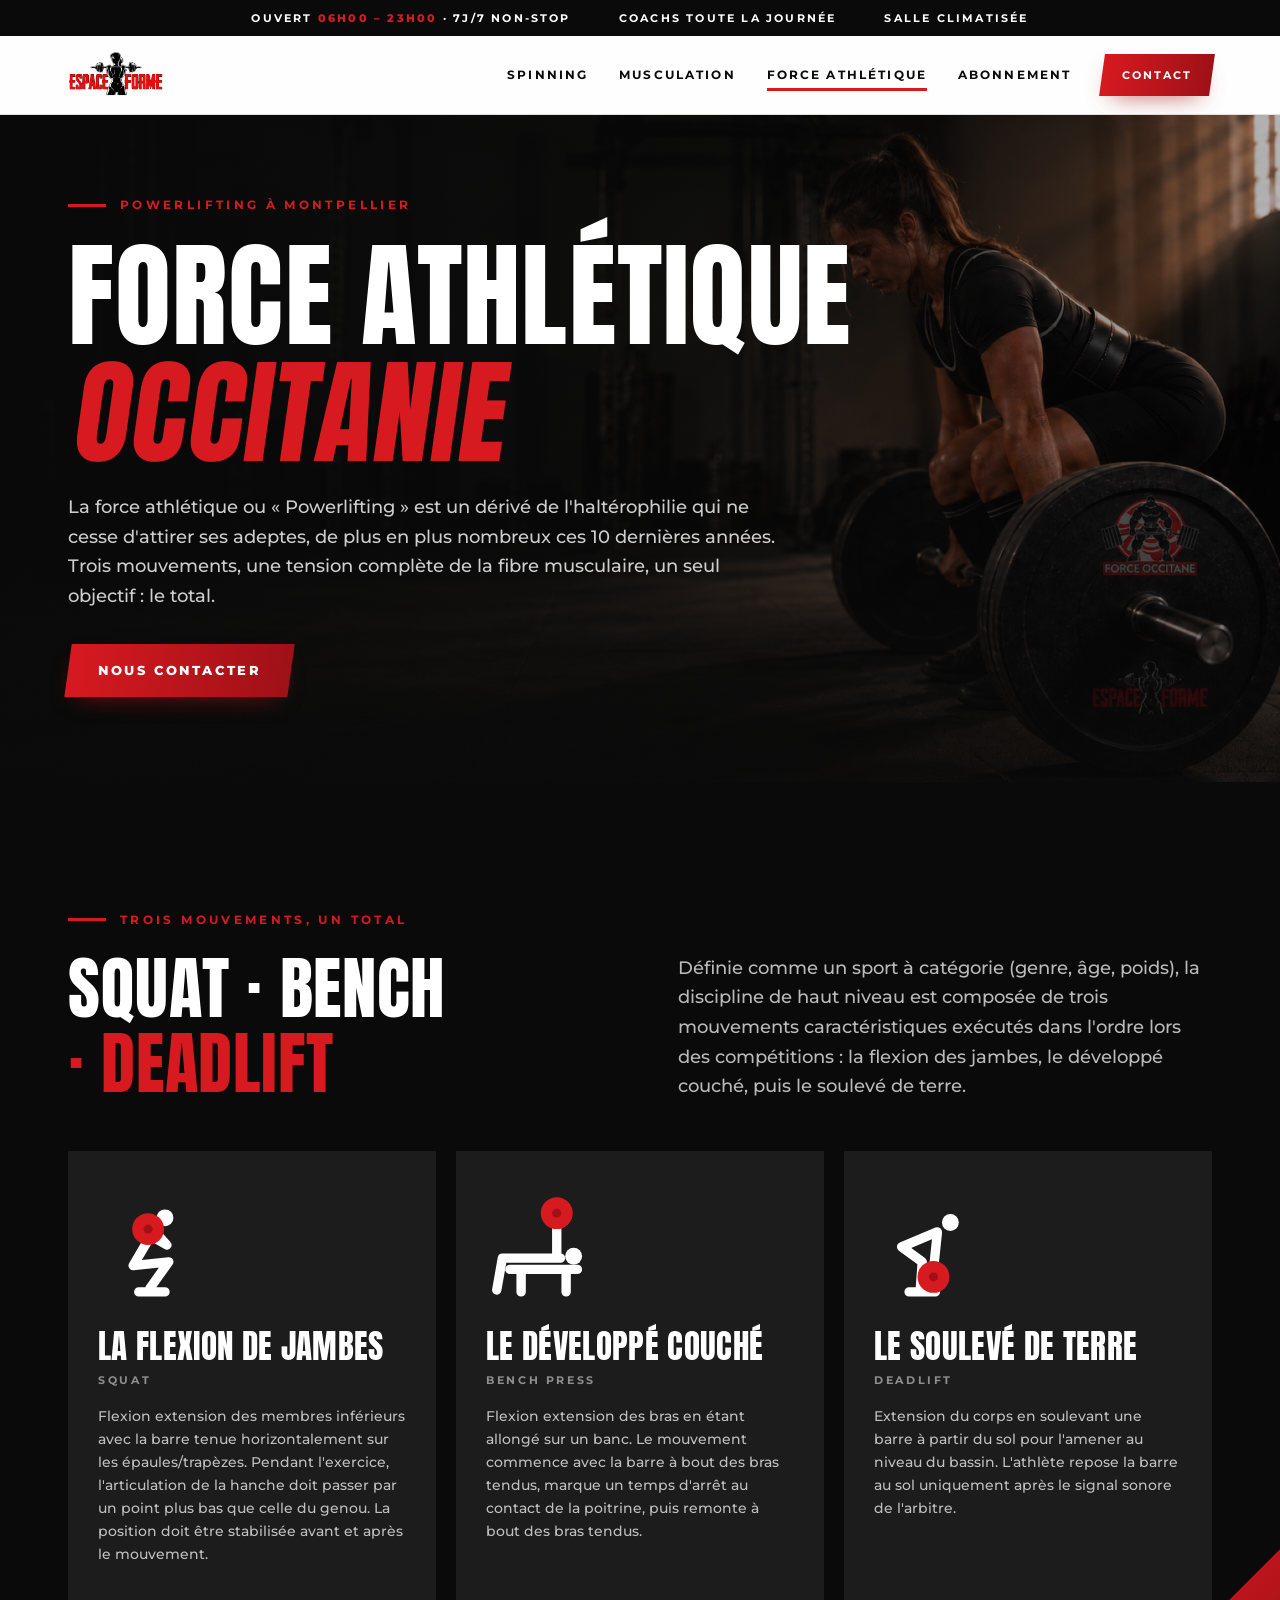
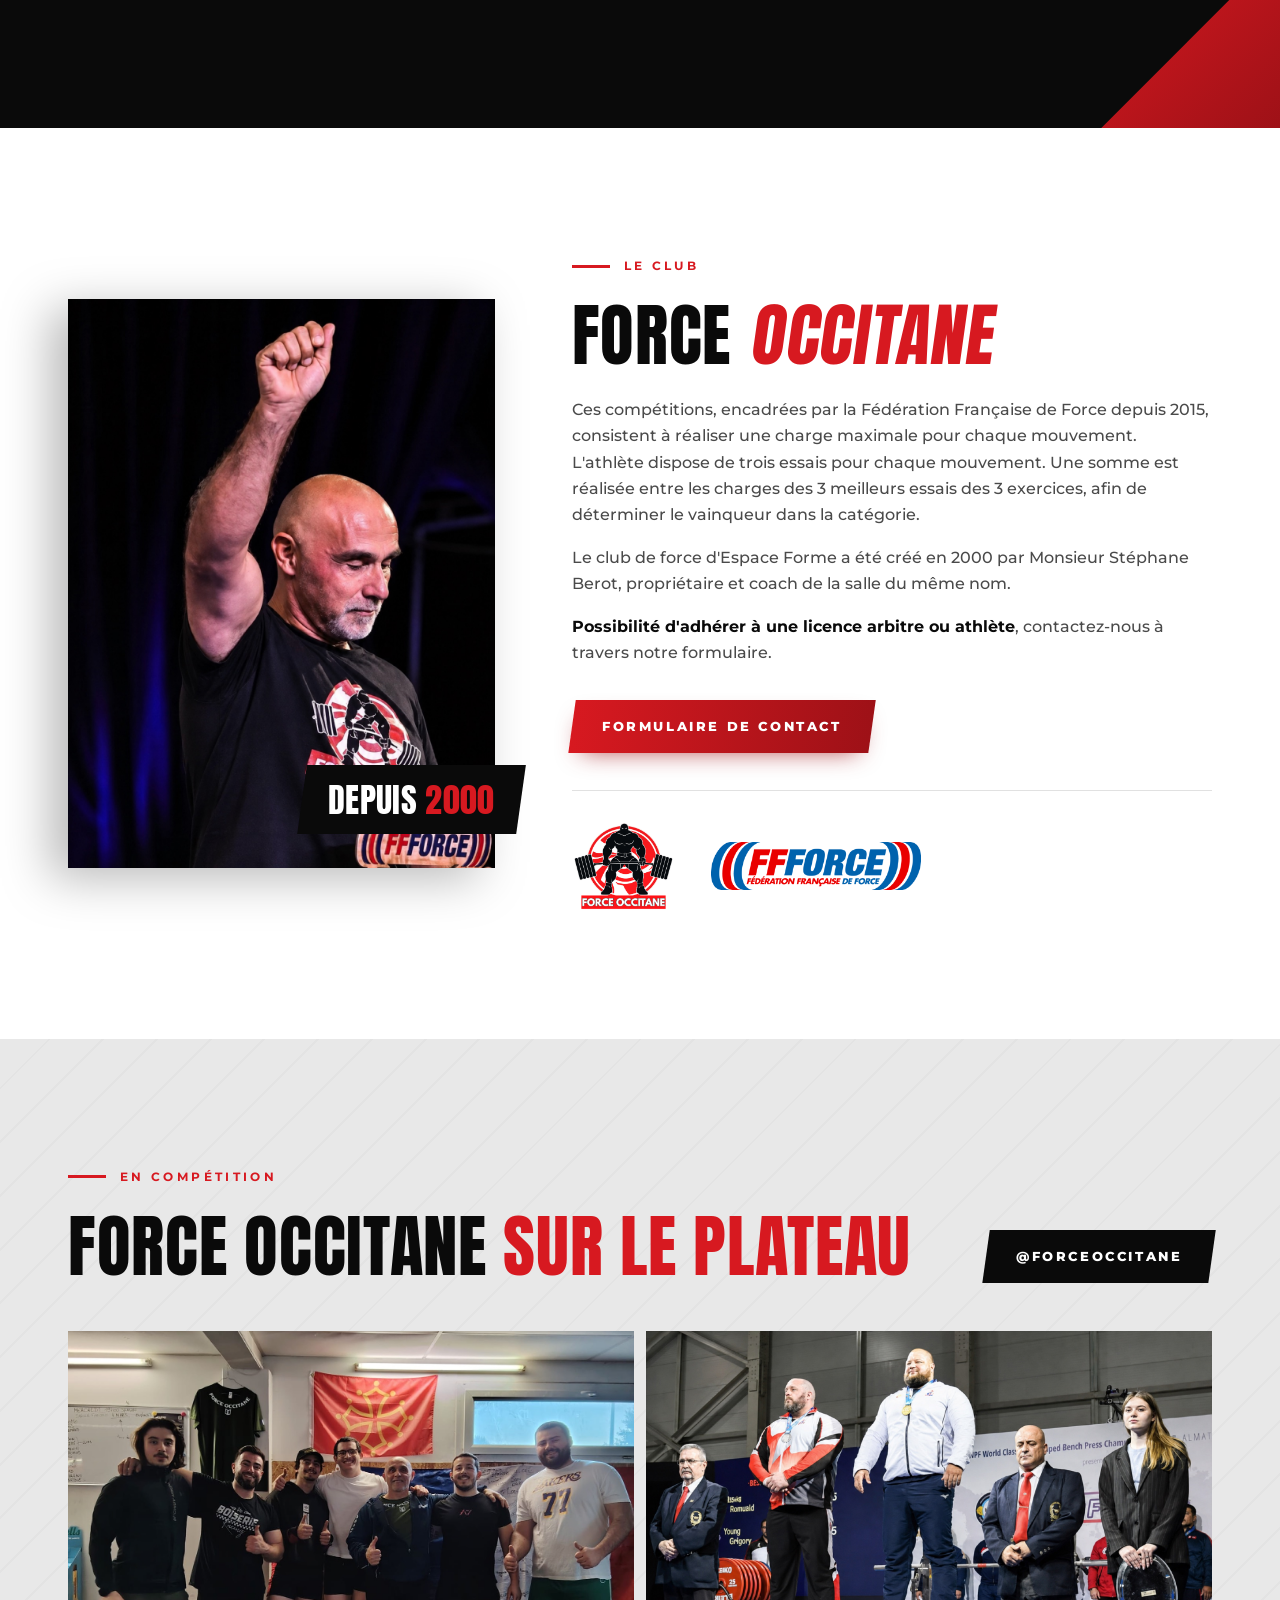
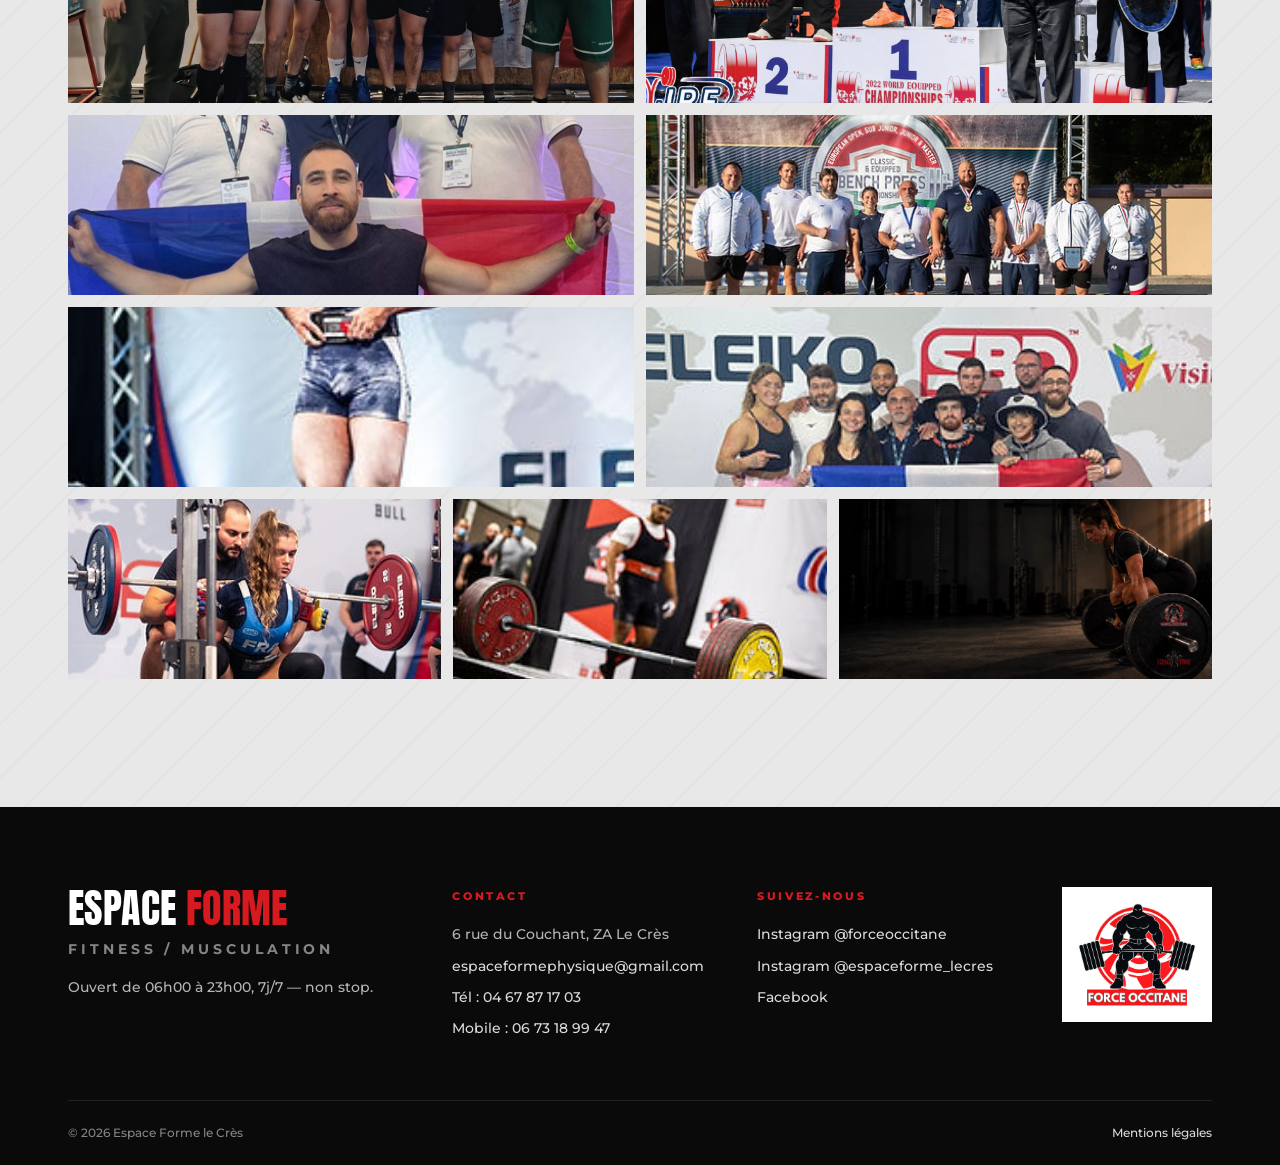
<file: force-athletique.html>
<!DOCTYPE html>
<html lang="fr">
<head>
<meta charset="utf-8">
<meta name="viewport" content="width=device-width, initial-scale=1">
<title>Force athlétique Occitanie — Club Force Occitane — Espace Forme</title>
<meta name="description" content="Force Occitane, club de force athlétique (powerlifting) d'Espace Forme au Crès, près de Montpellier. Squat, bench, deadlift. Licences athlète et arbitre.">
<meta name="theme-color" content="#0A0A0A">
<link rel="icon" href="assets/img/LOGO2.png">
<link rel="preconnect" href="https://fonts.googleapis.com">
<link rel="preconnect" href="https://fonts.gstatic.com" crossorigin>
<link href="https://fonts.googleapis.com/css2?family=Anton&family=Montserrat:wght@500;700;800&display=swap" rel="stylesheet">
<link rel="stylesheet" href="assets/style.css?v=6">
</head>
<body>
<div class="topbar"><div class="wrap">
  <p>Ouvert <b>06h00 – 23h00</b> · 7j/7 non-stop</p><p>Coachs toute la journée</p><p>Salle climatisée</p>
</div></div>
<header class="header">
  <div class="wrap">
    <a class="brand" href="index.html" aria-label="Espace Forme — accueil"><img src="assets/img/LOGO2.png" alt="Espace Forme" width="96" height="54"></a>
    <button class="burger" aria-label="Menu" aria-expanded="false"><span></span></button>
    <nav class="nav">
      <a href="cours-collectifs.html">Spinning</a>
      <a href="musculation.html">Musculation</a>
      <a href="force-athletique.html" aria-current="page">Force athlétique</a>
      <a href="abonnement.html">Abonnement</a>
      <a class="btn btn-rouge" href="contact.html"><span>Contact</span></a>
    </nav>
  </div>
</header>
<main>
<section class="page-hero">
  <img src="assets/img/ESPACEFORMEBG6.jpg" alt="" style="object-position:75% center">
  <div class="wrap">
    <p class="spaced kicker">Powerlifting à Montpellier</p>
    <h1 class="t">Force athlétique<br><span class="rouge italic">Occitanie</span></h1>
    <p class="lead">La force athlétique ou « Powerlifting » est un dérivé de l'haltérophilie qui ne cesse d'attirer ses adeptes, de plus en plus nombreux ces 10 dernières années. Trois mouvements, une tension complète de la fibre musculaire, un seul objectif : le total.</p>
    <div class="btns"><a class="btn btn-rouge" href="contact.html"><span>Nous contacter</span></a></div>
  </div>
</section>

<section class="sec dark">
  <div class="corner br"></div>
  <div class="wrap">
    <div class="split reveal" style="align-items:end">
      <div><p class="spaced kicker">Trois mouvements, un total</p><h2 class="t" style="margin:0">Squat · Bench<br><span class="rouge">· Deadlift</span></h2></div>
      <p class="lead">Définie comme un sport à catégorie (genre, âge, poids), la discipline de haut niveau est composée de trois mouvements caractéristiques exécutés dans l'ordre lors des compétitions : la flexion des jambes, le développé couché, puis le soulevé de terre.</p>
    </div>
    <div class="sbd">
      <article class="lift reveal"><svg class="lift-icon" aria-hidden="true" xmlns="http://www.w3.org/2000/svg" viewBox="0 0 64 64" fill="none" stroke="currentColor" stroke-width="5" stroke-linecap="round" stroke-linejoin="round">
  <title>Squat</title>
  <path d="M26 57h14M32 55l10-14-19 2 10-17"/>
  <path d="M34 28l7 4-8-9"/>
  <circle cx="40" cy="17.5" r="4.5" fill="currentColor" stroke="none"/>
  <circle cx="31" cy="23.5" r="8.5" fill="#D71920" stroke="none"/>
  <circle cx="31" cy="23.5" r="2.4" fill="#9E1117" stroke="none"/>
</svg><h3 class="t">La flexion de jambes</h3><span class="en">Squat</span><p>Flexion extension des membres inférieurs avec la barre tenue horizontalement sur les épaules/trapèzes. Pendant l'exercice, l'articulation de la hanche doit passer par un point plus bas que celle du genou. La position doit être stabilisée avant et après le mouvement.</p></article>
      <article class="lift reveal"><svg class="lift-icon" aria-hidden="true" xmlns="http://www.w3.org/2000/svg" viewBox="0 0 64 64" fill="none" stroke="currentColor" stroke-width="5" stroke-linecap="round" stroke-linejoin="round">
  <title>Développé couché</title>
  <path d="M17 45h36M23 45v12M47 45v12"/>
  <path d="M44 39H24H13l-3 17"/>
  <path d="M42 38V20"/>
  <circle cx="51" cy="38" r="4.5" fill="currentColor" stroke="none"/>
  <circle cx="42" cy="15" r="8.5" fill="#D71920" stroke="none"/>
  <circle cx="42" cy="15" r="2.4" fill="#9E1117" stroke="none"/>
</svg><h3 class="t">Le développé couché</h3><span class="en">Bench Press</span><p>Flexion extension des bras en étant allongé sur un banc. Le mouvement commence avec la barre à bout des bras tendus, marque un temps d'arrêt au contact de la poitrine, puis remonte à bout des bras tendus.</p></article>
      <article class="lift reveal"><svg class="lift-icon" aria-hidden="true" xmlns="http://www.w3.org/2000/svg" viewBox="0 0 64 64" fill="none" stroke="currentColor" stroke-width="5" stroke-linecap="round" stroke-linejoin="round">
  <title>Soulevé de terre</title>
  <path d="M23 57h14M29 55l1-14-11-8 19-8"/>
  <path d="M38 26l-2 19"/>
  <circle cx="45" cy="20" r="4.5" fill="currentColor" stroke="none"/>
  <circle cx="36" cy="49" r="8.5" fill="#D71920" stroke="none"/>
  <circle cx="36" cy="49" r="2.4" fill="#9E1117" stroke="none"/>
</svg><h3 class="t">Le soulevé de terre</h3><span class="en">Deadlift</span><p>Extension du corps en soulevant une barre à partir du sol pour l'amener au niveau du bassin. L'athlète repose la barre au sol uniquement après le signal sonore de l'arbitre.</p></article>
    </div>
  </div>
</section>

<section class="sec sec-blanc">
  <div class="wrap founder">
    <div class="founder-img reveal">
      <img src="assets/img/berot.jpg" alt="Stéphane Berot, coach et fondateur du club Force Occitane" loading="lazy">
      <div class="hero-tag"><span class="t">Depuis <span class="rouge">2000</span></span></div>
    </div>
    <div class="reveal">
      <p class="spaced kicker">Le club</p>
      <h2 class="t">Force <span class="rouge italic">Occitane</span></h2>
      <div class="prose">
        <p>Ces compétitions, encadrées par la Fédération Française de Force depuis 2015, consistent à réaliser une charge maximale pour chaque mouvement. L'athlète dispose de trois essais pour chaque mouvement. Une somme est réalisée entre les charges des 3 meilleurs essais des 3 exercices, afin de déterminer le vainqueur dans la catégorie.</p>
        <p>Le club de force d'Espace Forme a été créé en 2000 par Monsieur Stéphane Berot, propriétaire et coach de la salle du même nom.</p>
        <p><strong style="color:var(--noir)">Possibilité d'adhérer à une licence arbitre ou athlète</strong>, contactez-nous à travers notre formulaire.</p>
      </div>
      <div class="btns"><a class="btn btn-rouge" href="contact.html"><span>Formulaire de contact</span></a></div>
      <div class="partners">
        <img src="assets/img/logo-force-occitane.png" alt="Force Occitane" loading="lazy">
        <img class="ff" src="assets/img/force-press-logo.png" alt="Fédération Française de Force" loading="lazy">
      </div>
    </div>
  </div>
</section>

<section class="sec">
  <div class="wrap">
    <div class="sec-head reveal">
      <div><p class="spaced kicker">En compétition</p><h2 class="t">Force Occitane <span class="rouge">sur le plateau</span></h2></div>
      <a class="btn btn-noir" href="https://www.instagram.com/forceoccitane/" target="_blank" rel="noopener"><span>@forceoccitane</span></a>
    </div>
    <div class="gallery reveal">
      <figure class="g1"><img src="assets/img/carousel22.jpg" alt="Force Occitane en compétition" loading="lazy"><figcaption>Force Occitane en compétition</figcaption></figure>
      <figure class="g2"><img src="assets/img/carousel10.jpg" alt="Podium des championnats du monde de développé couché" loading="lazy"><figcaption>Podium des championnats du monde de développé couché</figcaption></figure>
      <figure class="g3"><img src="assets/img/force-competition-1.jpg" alt="Équipe de France en compétition" loading="lazy"><figcaption>Équipe de France en compétition</figcaption></figure>
      <figure class="g4"><img src="assets/img/carousel3.jpg" alt="Équipe Force Occitane aux championnats d'Europe de développé couché" loading="lazy"><figcaption>Équipe Force Occitane aux championnats d'Europe de développé couché</figcaption></figure>
      <figure class="g5"><img src="assets/img/carousel2.jpg" alt="Soulevé de terre à l'Universiade IPF 2023" loading="lazy"><figcaption>Soulevé de terre à l'Universiade IPF 2023</figcaption></figure>
      <figure class="g6"><img src="assets/img/carousel5.jpg" alt="Équipe de France aux IPF Bench Worlds 2024 à Austin" loading="lazy"><figcaption>Équipe de France aux IPF Bench Worlds 2024 à Austin</figcaption></figure>
      <figure class="g7"><img src="assets/img/carousel4.jpg" alt="Squat en compétition sous les couleurs françaises" loading="lazy"><figcaption>Squat en compétition sous les couleurs françaises</figcaption></figure>
      <figure class="g8"><img src="assets/img/carousel6.jpg" alt="Soulevé de terre chargé, prêt pour la compétition" loading="lazy"><figcaption>Soulevé de terre chargé, prêt pour la compétition</figcaption></figure>
      <figure class="g9"><img src="assets/img/ESPACEFORMEBG6.jpg" alt="Soulevé de terre à Espace Forme" loading="lazy"><figcaption>Soulevé de terre à Espace Forme</figcaption></figure>
    </div>
  </div>
</section>
</main>
<footer class="footer">
  <div class="wrap">
    <div class="footer-grid">
      <div>
        <h3 class="t">Espace <span class="rouge">Forme</span></h3>
        <p class="spaced" style="color:rgba(255,255,255,.5);margin-bottom:14px">Fitness / Musculation</p>
        <p>Ouvert de 06h00 à 23h00, 7j/7 — non stop.</p>
      </div>
      <div>
        <h4>Contact</h4>
        <ul>
          <li>6 rue du Couchant, ZA Le Crès</li>
          <li><a href="mailto:espaceformephysique@gmail.com">espaceformephysique@gmail.com</a></li>
          <li><a href="tel:0467871703">Tél : 04 67 87 17 03</a></li>
          <li><a href="tel:0673189947">Mobile : 06 73 18 99 47</a></li>
        </ul>
      </div>
      <div>
        <h4>Suivez-nous</h4>
        <ul>
          <li><a href="https://www.instagram.com/forceoccitane/" target="_blank" rel="noopener">Instagram @forceoccitane</a></li>
          <li><a href="https://www.instagram.com/espaceforme_lecres/" target="_blank" rel="noopener">Instagram @espaceforme_lecres</a></li>
          <li><a href="https://www.facebook.com/Espace-FORME-1717182051873374/" target="_blank" rel="noopener">Facebook</a></li>
        </ul>
      </div>
      <div><a href="force-athletique.html"><img class="fo-logo" src="assets/img/logo-force-occitane.png" alt="Force Occitane" loading="lazy"></a></div>
    </div>
    <div class="footer-bottom">
      <span>© 2026 Espace Forme le Crès</span>
      <a href="mentions-legales.html">Mentions légales</a>
    </div>
  </div>
</footer>
<script src="assets/main.js?v=6"></script>
</body>
</html>
</file>
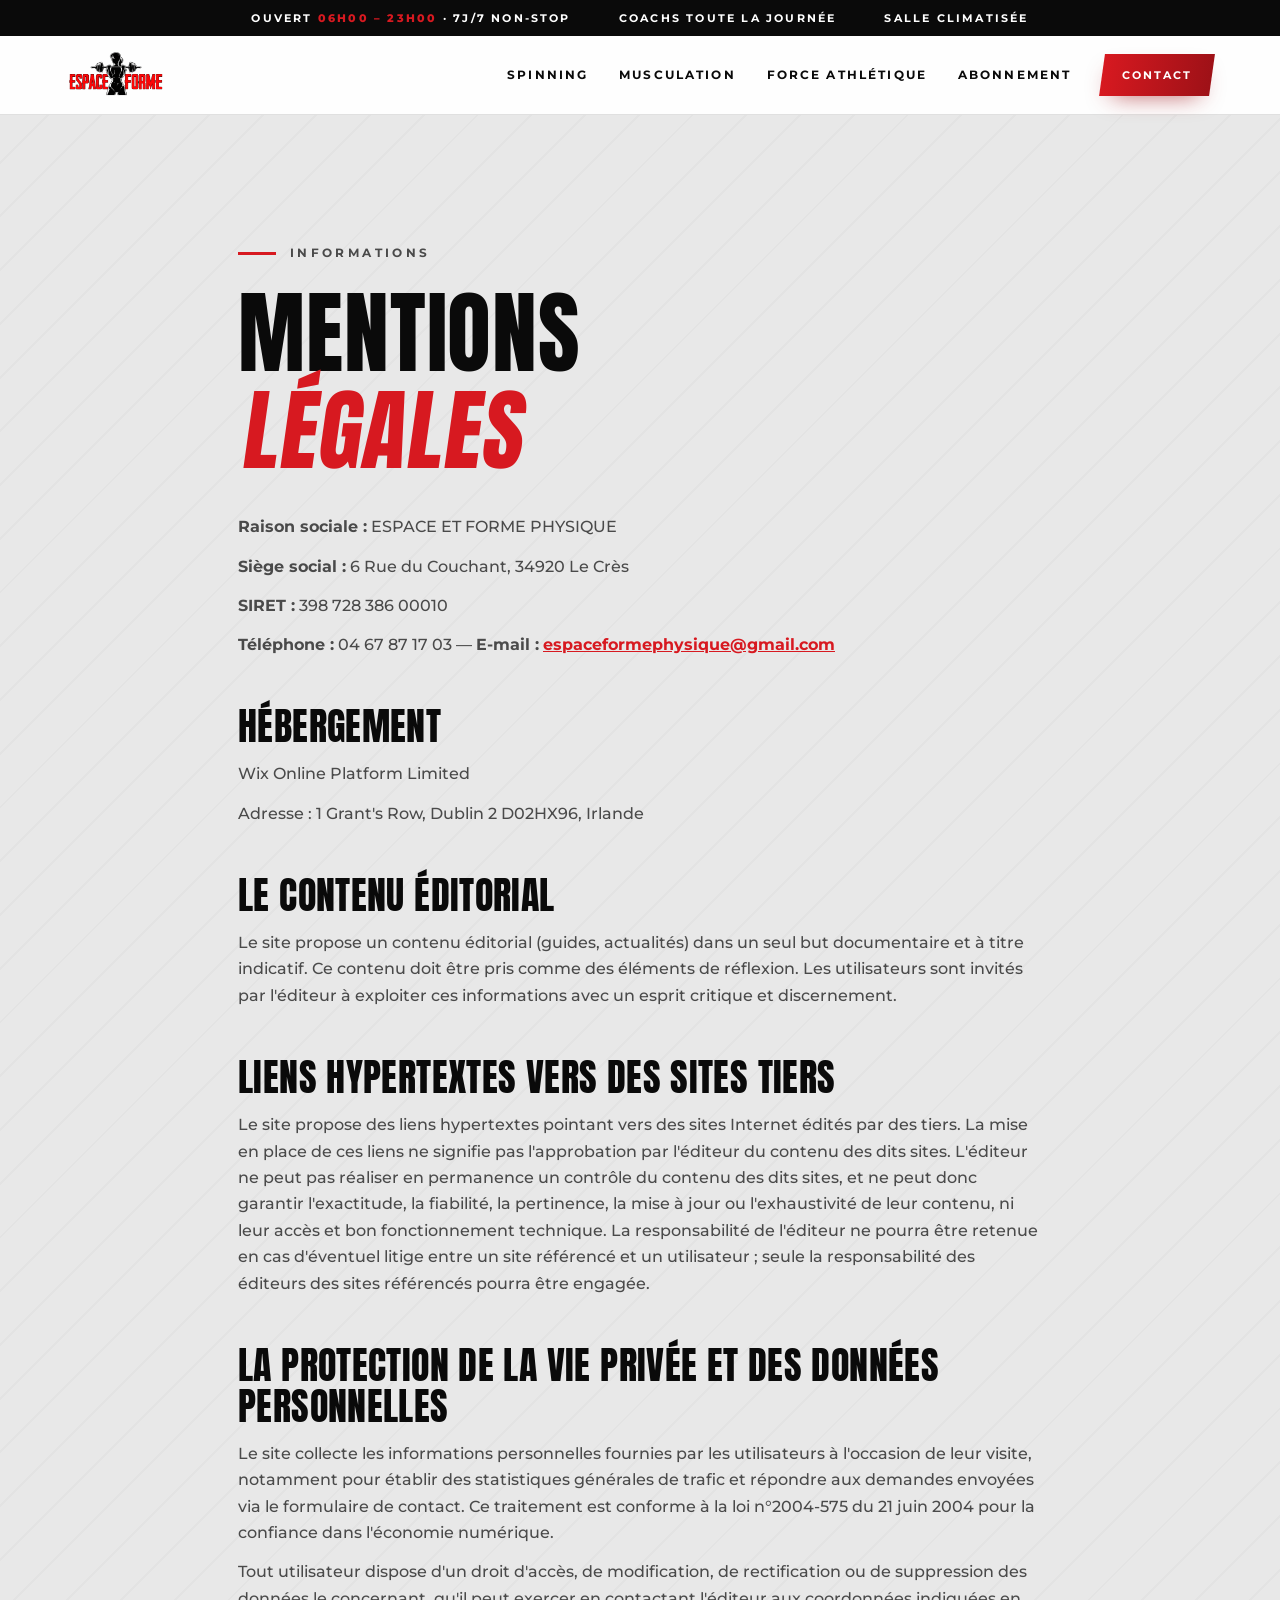
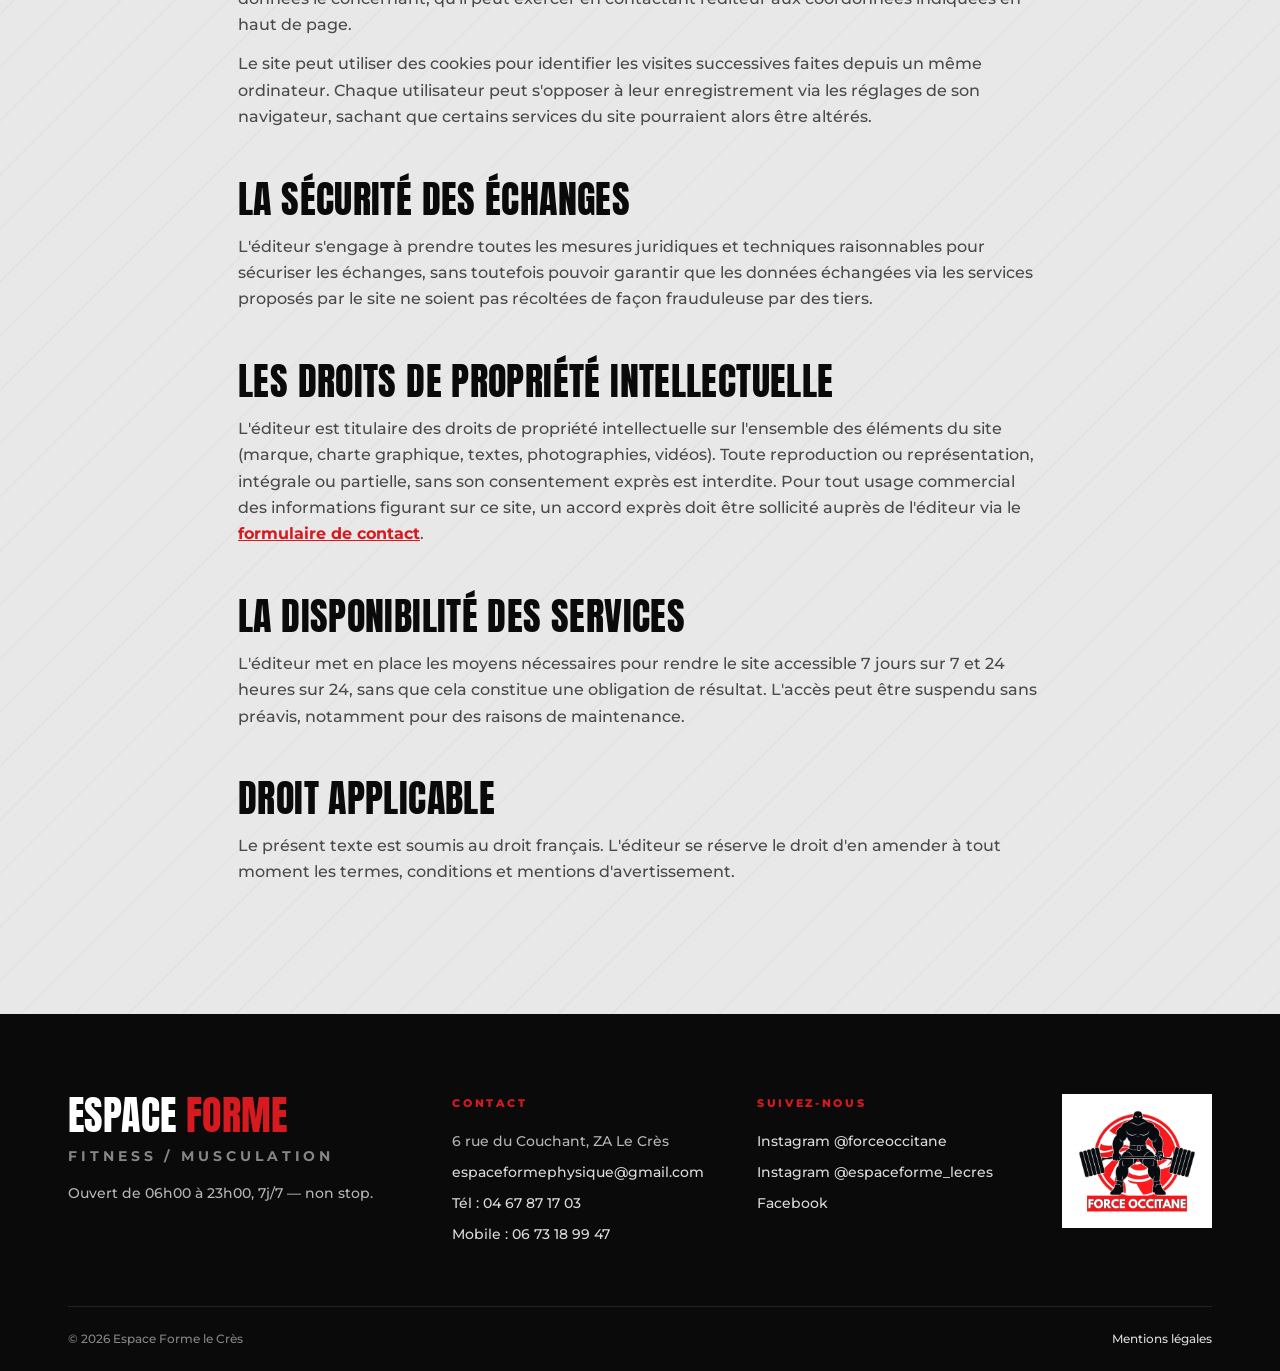
<file: mentions-legales.html>
<!DOCTYPE html>
<html lang="fr">
<head>
<meta charset="utf-8">
<meta name="viewport" content="width=device-width, initial-scale=1">
<title>Mentions légales — Espace Forme le Crès</title>
<meta name="description" content="Mentions légales du site Espace Forme le Crès.">
<meta name="theme-color" content="#0A0A0A">
<link rel="icon" href="assets/img/LOGO2.png">
<link rel="preconnect" href="https://fonts.googleapis.com">
<link rel="preconnect" href="https://fonts.gstatic.com" crossorigin>
<link href="https://fonts.googleapis.com/css2?family=Anton&family=Montserrat:wght@500;700;800&display=swap" rel="stylesheet">
<link rel="stylesheet" href="assets/style.css?v=6">
</head>
<body>
<div class="topbar"><div class="wrap">
  <p>Ouvert <b>06h00 – 23h00</b> · 7j/7 non-stop</p><p>Coachs toute la journée</p><p>Salle climatisée</p>
</div></div>
<header class="header">
  <div class="wrap">
    <a class="brand" href="index.html" aria-label="Espace Forme — accueil"><img src="assets/img/LOGO2.png" alt="Espace Forme" width="96" height="54"></a>
    <button class="burger" aria-label="Menu" aria-expanded="false"><span></span></button>
    <nav class="nav">
      <a href="cours-collectifs.html">Spinning</a>
      <a href="musculation.html">Musculation</a>
      <a href="force-athletique.html">Force athlétique</a>
      <a href="abonnement.html">Abonnement</a>
      <a class="btn btn-rouge" href="contact.html"><span>Contact</span></a>
    </nav>
  </div>
</header>
<main>
<section class="sec">
  <div class="wrap legal" style="max-width:900px">
    <p class="spaced kicker">Informations</p>
    <h1 class="t" style="font-size:clamp(48px,7vw,96px);margin-bottom:36px">Mentions<br><span class="rouge italic">légales</span></h1>
    <p><strong>Raison sociale :</strong> ESPACE ET FORME PHYSIQUE</p>
    <p><strong>Siège social :</strong> 6 Rue du Couchant, 34920 Le Crès</p>
    <p><strong>SIRET :</strong> 398 728 386 00010</p>
    <p><strong>Téléphone :</strong> 04 67 87 17 03 — <strong>E-mail :</strong> <a href="mailto:espaceformephysique@gmail.com">espaceformephysique@gmail.com</a></p>
    <h2 class="t">Hébergement</h2>
    <p>Wix Online Platform Limited</p>
    <p>Adresse : 1 Grant's Row, Dublin 2 D02HX96, Irlande</p>
    <h2 class="t">Le contenu éditorial</h2>
    <p>Le site propose un contenu éditorial (guides, actualités) dans un seul but documentaire et à titre indicatif. Ce contenu doit être pris comme des éléments de réflexion. Les utilisateurs sont invités par l'éditeur à exploiter ces informations avec un esprit critique et discernement.</p>
    <h2 class="t">Liens hypertextes vers des sites tiers</h2>
    <p>Le site propose des liens hypertextes pointant vers des sites Internet édités par des tiers. La mise en place de ces liens ne signifie pas l'approbation par l'éditeur du contenu des dits sites. L'éditeur ne peut pas réaliser en permanence un contrôle du contenu des dits sites, et ne peut donc garantir l'exactitude, la fiabilité, la pertinence, la mise à jour ou l'exhaustivité de leur contenu, ni leur accès et bon fonctionnement technique. La responsabilité de l'éditeur ne pourra être retenue en cas d'éventuel litige entre un site référencé et un utilisateur ; seule la responsabilité des éditeurs des sites référencés pourra être engagée.</p>
    <h2 class="t">La protection de la vie privée et des données personnelles</h2>
    <p>Le site collecte les informations personnelles fournies par les utilisateurs à l'occasion de leur visite, notamment pour établir des statistiques générales de trafic et répondre aux demandes envoyées via le formulaire de contact. Ce traitement est conforme à la loi n°2004-575 du 21 juin 2004 pour la confiance dans l'économie numérique.</p>
    <p>Tout utilisateur dispose d'un droit d'accès, de modification, de rectification ou de suppression des données le concernant, qu'il peut exercer en contactant l'éditeur aux coordonnées indiquées en haut de page.</p>
    <p>Le site peut utiliser des cookies pour identifier les visites successives faites depuis un même ordinateur. Chaque utilisateur peut s'opposer à leur enregistrement via les réglages de son navigateur, sachant que certains services du site pourraient alors être altérés.</p>
    <h2 class="t">La sécurité des échanges</h2>
    <p>L'éditeur s'engage à prendre toutes les mesures juridiques et techniques raisonnables pour sécuriser les échanges, sans toutefois pouvoir garantir que les données échangées via les services proposés par le site ne soient pas récoltées de façon frauduleuse par des tiers.</p>
    <h2 class="t">Les droits de propriété intellectuelle</h2>
    <p>L'éditeur est titulaire des droits de propriété intellectuelle sur l'ensemble des éléments du site (marque, charte graphique, textes, photographies, vidéos). Toute reproduction ou représentation, intégrale ou partielle, sans son consentement exprès est interdite. Pour tout usage commercial des informations figurant sur ce site, un accord exprès doit être sollicité auprès de l'éditeur via le <a href="contact.html">formulaire de contact</a>.</p>
    <h2 class="t">La disponibilité des services</h2>
    <p>L'éditeur met en place les moyens nécessaires pour rendre le site accessible 7 jours sur 7 et 24 heures sur 24, sans que cela constitue une obligation de résultat. L'accès peut être suspendu sans préavis, notamment pour des raisons de maintenance.</p>
    <h2 class="t">Droit applicable</h2>
    <p>Le présent texte est soumis au droit français. L'éditeur se réserve le droit d'en amender à tout moment les termes, conditions et mentions d'avertissement.</p>
  </div>
</section>
</main>
<footer class="footer">
  <div class="wrap">
    <div class="footer-grid">
      <div>
        <h3 class="t">Espace <span class="rouge">Forme</span></h3>
        <p class="spaced" style="color:rgba(255,255,255,.5);margin-bottom:14px">Fitness / Musculation</p>
        <p>Ouvert de 06h00 à 23h00, 7j/7 — non stop.</p>
      </div>
      <div>
        <h4>Contact</h4>
        <ul>
          <li>6 rue du Couchant, ZA Le Crès</li>
          <li><a href="mailto:espaceformephysique@gmail.com">espaceformephysique@gmail.com</a></li>
          <li><a href="tel:0467871703">Tél : 04 67 87 17 03</a></li>
          <li><a href="tel:0673189947">Mobile : 06 73 18 99 47</a></li>
        </ul>
      </div>
      <div>
        <h4>Suivez-nous</h4>
        <ul>
          <li><a href="https://www.instagram.com/forceoccitane/" target="_blank" rel="noopener">Instagram @forceoccitane</a></li>
          <li><a href="https://www.instagram.com/espaceforme_lecres/" target="_blank" rel="noopener">Instagram @espaceforme_lecres</a></li>
          <li><a href="https://www.facebook.com/Espace-FORME-1717182051873374/" target="_blank" rel="noopener">Facebook</a></li>
        </ul>
      </div>
      <div><a href="force-athletique.html"><img class="fo-logo" src="assets/img/logo-force-occitane.png" alt="Force Occitane" loading="lazy"></a></div>
    </div>
    <div class="footer-bottom">
      <span>© 2026 Espace Forme le Crès</span>
      <a href="mentions-legales.html">Mentions légales</a>
    </div>
  </div>
</footer>
<script src="assets/main.js?v=6"></script>
</body>
</html>
</file>
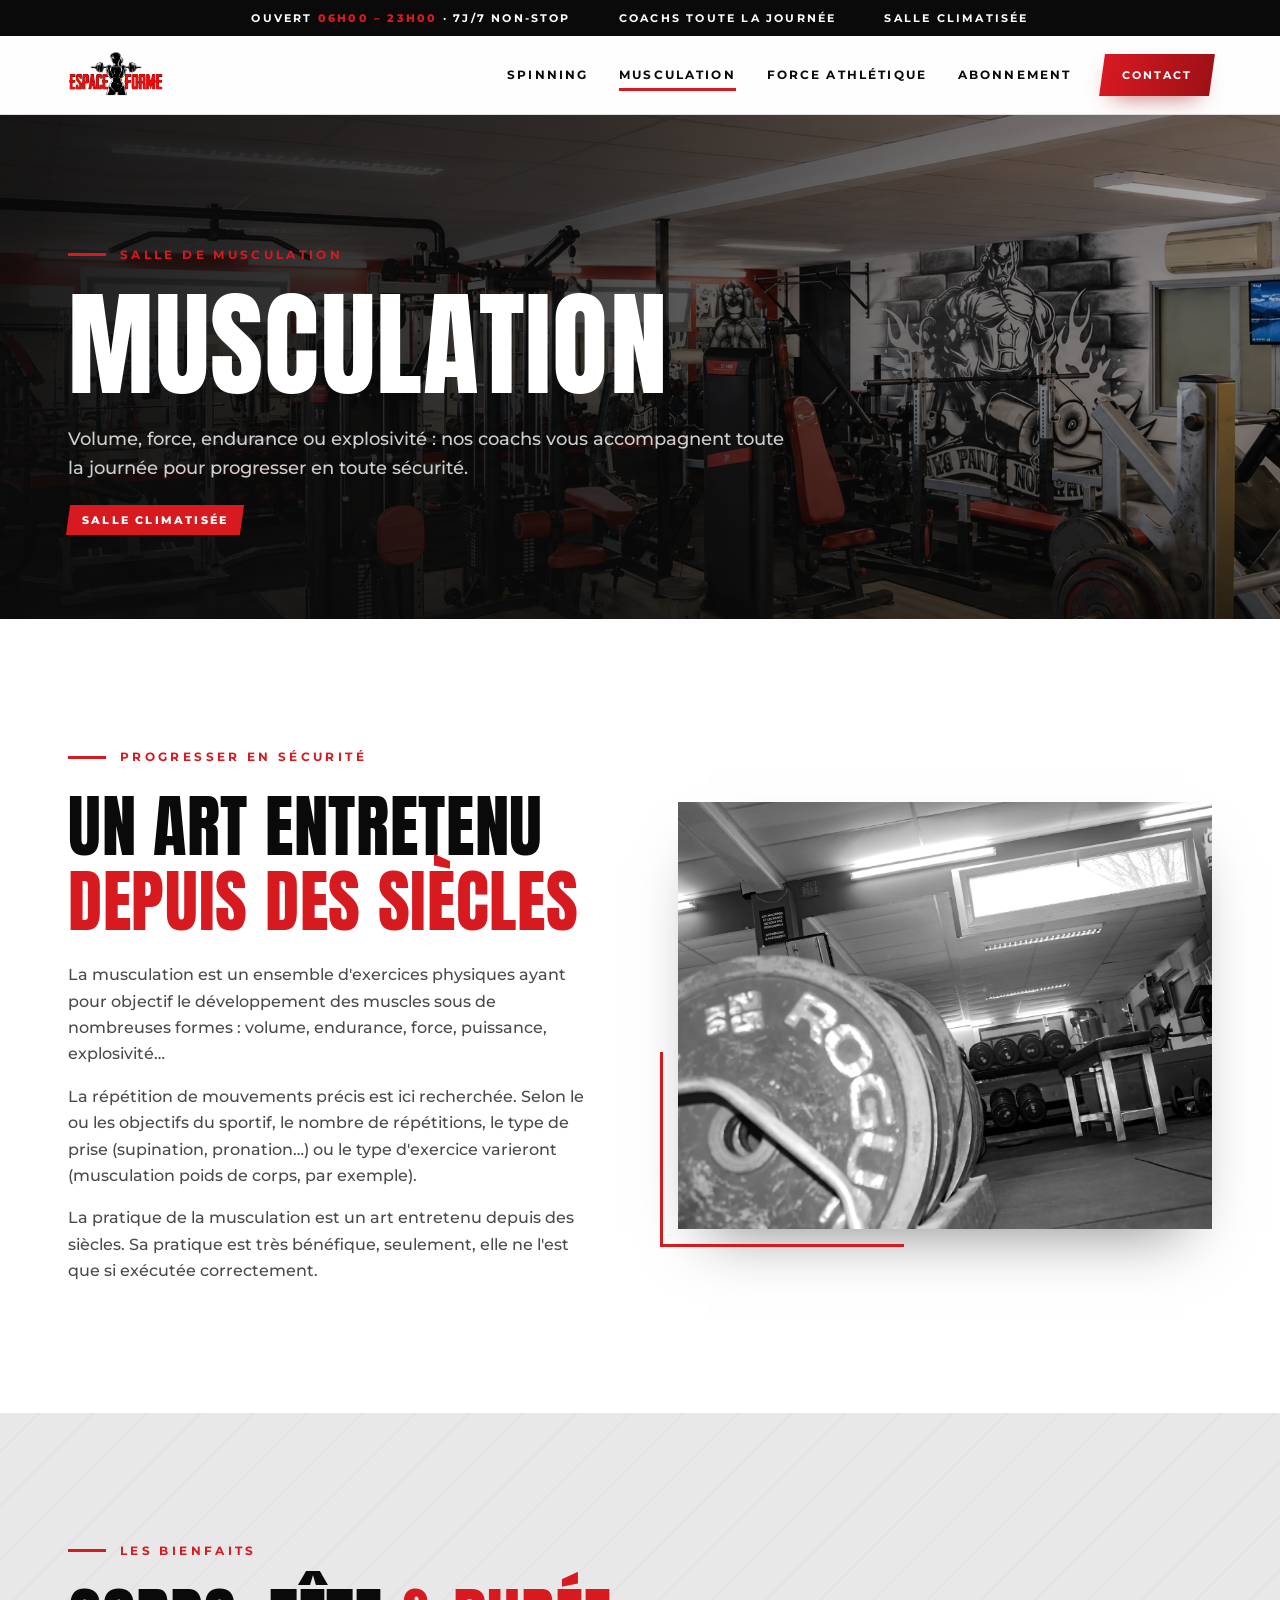
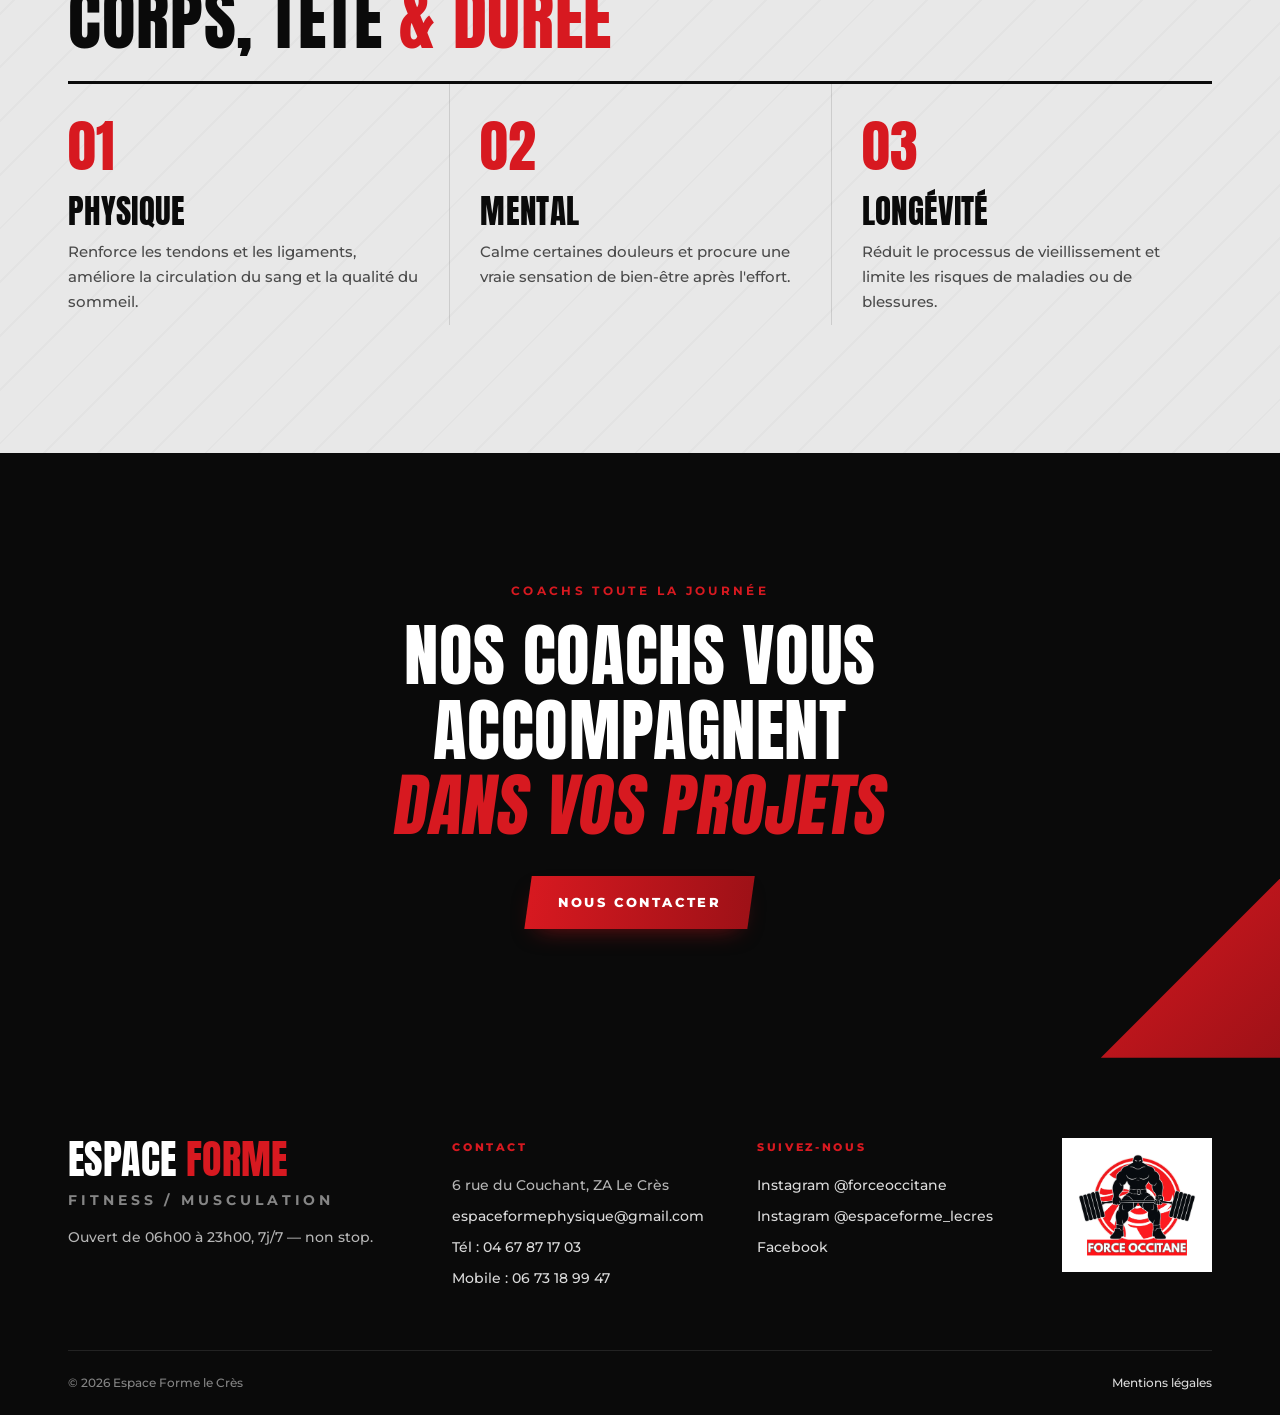
<file: musculation.html>
<!DOCTYPE html>
<html lang="fr">
<head>
<meta charset="utf-8">
<meta name="viewport" content="width=device-width, initial-scale=1">
<title>Musculation — Espace Forme le Crès</title>
<meta name="description" content="Salle de musculation climatisée au Crès, coachs disponibles toute la journée. Volume, force, endurance, explosivité.">
<meta name="theme-color" content="#0A0A0A">
<link rel="icon" href="assets/img/LOGO2.png">
<link rel="preconnect" href="https://fonts.googleapis.com">
<link rel="preconnect" href="https://fonts.gstatic.com" crossorigin>
<link href="https://fonts.googleapis.com/css2?family=Anton&family=Montserrat:wght@500;700;800&display=swap" rel="stylesheet">
<link rel="stylesheet" href="assets/style.css?v=6">
</head>
<body>
<div class="topbar"><div class="wrap">
  <p>Ouvert <b>06h00 – 23h00</b> · 7j/7 non-stop</p><p>Coachs toute la journée</p><p>Salle climatisée</p>
</div></div>
<header class="header">
  <div class="wrap">
    <a class="brand" href="index.html" aria-label="Espace Forme — accueil"><img src="assets/img/LOGO2.png" alt="Espace Forme" width="96" height="54"></a>
    <button class="burger" aria-label="Menu" aria-expanded="false"><span></span></button>
    <nav class="nav">
      <a href="cours-collectifs.html">Spinning</a>
      <a href="musculation.html" aria-current="page">Musculation</a>
      <a href="force-athletique.html">Force athlétique</a>
      <a href="abonnement.html">Abonnement</a>
      <a class="btn btn-rouge" href="contact.html"><span>Contact</span></a>
    </nav>
  </div>
</header>
<main>
<section class="page-hero">
  <img src="assets/img/MUSCULATIONBG2.jpg" alt="" style="object-position:center">
  <div class="wrap">
    <p class="spaced kicker">Salle de musculation</p>
    <h1 class="t">Musculation</h1>
    <p class="lead">Volume, force, endurance ou explosivité : nos coachs vous accompagnent toute la journée pour progresser en toute sécurité.</p>
    <span class="badge"><span>Salle climatisée</span></span>
  </div>
</section>

<section class="sec sec-blanc">
  <div class="wrap split">
    <div class="reveal">
      <p class="spaced kicker">Progresser en sécurité</p>
      <h2 class="t">Un art entretenu <span class="rouge">depuis des siècles</span></h2>
      <div class="prose">
        <p>La musculation est un ensemble d'exercices physiques ayant pour objectif le développement des muscles sous de nombreuses formes : volume, endurance, force, puissance, explosivité…</p>
        <p>La répétition de mouvements précis est ici recherchée. Selon le ou les objectifs du sportif, le nombre de répétitions, le type de prise (supination, pronation…) ou le type d'exercice varieront (musculation poids de corps, par exemple).</p>
        <p>La pratique de la musculation est un art entretenu depuis des siècles. Sa pratique est très bénéfique, seulement, elle ne l'est que si exécutée correctement.</p>
      </div>
    </div>
    <div class="photo-frame reveal"><img src="assets/img/salle5.jpg" alt="Plateau de musculation Espace Forme" loading="lazy"></div>
  </div>
</section>

<section class="sec">
  <div class="wrap">
    <div class="reveal"><p class="spaced kicker">Les bienfaits</p><h2 class="t">Corps, tête <span class="rouge">& durée</span></h2></div>
    <div class="pillars reveal">
      <div class="pillar"><span class="n">01</span><h3 class="t">Physique</h3><p>Renforce les tendons et les ligaments, améliore la circulation du sang et la qualité du sommeil.</p></div>
      <div class="pillar"><span class="n">02</span><h3 class="t">Mental</h3><p>Calme certaines douleurs et procure une vraie sensation de bien-être après l'effort.</p></div>
      <div class="pillar"><span class="n">03</span><h3 class="t">Longévité</h3><p>Réduit le processus de vieillissement et limite les risques de maladies ou de blessures.</p></div>
    </div>
  </div>
</section>
<section class="sec dark">
  <div class="corner br"></div>
  <div class="wrap reveal" style="max-width:900px;text-align:center">
    <p class="spaced" style="color:var(--rouge);margin-bottom:18px">Coachs toute la journée</p>
    <h2 class="t">Nos coachs vous accompagnent<br><span class="rouge italic">dans vos projets</span></h2>
    <div class="btns" style="justify-content:center"><a class="btn btn-rouge" href="contact.html"><span>Nous contacter</span></a></div>
  </div>
</section>
</main>
<footer class="footer">
  <div class="wrap">
    <div class="footer-grid">
      <div>
        <h3 class="t">Espace <span class="rouge">Forme</span></h3>
        <p class="spaced" style="color:rgba(255,255,255,.5);margin-bottom:14px">Fitness / Musculation</p>
        <p>Ouvert de 06h00 à 23h00, 7j/7 — non stop.</p>
      </div>
      <div>
        <h4>Contact</h4>
        <ul>
          <li>6 rue du Couchant, ZA Le Crès</li>
          <li><a href="mailto:espaceformephysique@gmail.com">espaceformephysique@gmail.com</a></li>
          <li><a href="tel:0467871703">Tél : 04 67 87 17 03</a></li>
          <li><a href="tel:0673189947">Mobile : 06 73 18 99 47</a></li>
        </ul>
      </div>
      <div>
        <h4>Suivez-nous</h4>
        <ul>
          <li><a href="https://www.instagram.com/forceoccitane/" target="_blank" rel="noopener">Instagram @forceoccitane</a></li>
          <li><a href="https://www.instagram.com/espaceforme_lecres/" target="_blank" rel="noopener">Instagram @espaceforme_lecres</a></li>
          <li><a href="https://www.facebook.com/Espace-FORME-1717182051873374/" target="_blank" rel="noopener">Facebook</a></li>
        </ul>
      </div>
      <div><a href="force-athletique.html"><img class="fo-logo" src="assets/img/logo-force-occitane.png" alt="Force Occitane" loading="lazy"></a></div>
    </div>
    <div class="footer-bottom">
      <span>© 2026 Espace Forme le Crès</span>
      <a href="mentions-legales.html">Mentions légales</a>
    </div>
  </div>
</footer>
<script src="assets/main.js?v=6"></script>
</body>
</html>
</file>
<file: assets/style.css>
/* Espace Forme le Crès — charte Force Occitane
   Noir + blanc + rouge / force / sobriété / modernité / performance */
:root{
  --rouge:#D71920; --rouge-fonce:#9E1117; --noir:#0A0A0A;
  --anthracite:#1C1C1C; --gris-clair:#E8E8E8; --blanc:#FFFFFF;
  --gris-texte:#4A4A4A; --gris-ligne:rgba(10,10,10,.12);
  --titre:'Anton','Bebas Neue','Oswald','Arial Narrow',Impact,sans-serif;
  --texte:'Montserrat','Helvetica Neue',Arial,sans-serif;
  --max:1240px; --gutter:clamp(16px,4vw,48px);
  --skew:-8deg;
}
*{box-sizing:border-box;margin:0;padding:0}
html{scroll-behavior:smooth}
body{
  font-family:var(--texte);font-weight:500;color:var(--noir);line-height:1.65;font-size:16px;
  background:
    repeating-linear-gradient(135deg,rgba(0,0,0,.025) 0 2px,transparent 2px 38px),
    var(--gris-clair);
  -webkit-font-smoothing:antialiased;overflow-x:hidden;
}
img{max-width:100%;display:block}
a{color:inherit}
.wrap{max-width:var(--max);margin:0 auto;padding:0 var(--gutter)}

/* ---------- Typo ---------- */
.t{font-family:var(--titre);font-weight:400;text-transform:uppercase;line-height:1.08;letter-spacing:.01em}
.italic{display:inline-block;transform:skewX(var(--skew));margin-left:.08em;padding-right:.04em}
.rouge{color:var(--rouge)} .blanc{color:var(--blanc)}
.spaced{font-weight:700;text-transform:uppercase;letter-spacing:.28em;font-size:12px}
.kicker{display:flex;align-items:center;gap:14px;color:var(--rouge);margin-bottom:22px}
.kicker::before{content:"";width:38px;height:3px;background:var(--rouge)}
h1.t{font-size:clamp(52px,9vw,128px)}
h2.t{font-size:clamp(38px,5.4vw,72px);margin-bottom:24px}
h3.t{font-size:clamp(26px,2.6vw,34px)}
.lead{font-size:clamp(16px,1.4vw,18px);color:var(--gris-texte);max-width:60ch}
.prose p{color:var(--gris-texte);max-width:68ch}
.prose p+p{margin-top:1em}
.dark .lead,.dark .prose p{color:rgba(255,255,255,.72)}

/* ---------- Boutons (bandeaux inclinés) ---------- */
.btn{display:inline-flex;align-items:center;gap:12px;text-decoration:none;
  font-family:var(--texte);font-weight:800;font-size:13px;letter-spacing:.2em;text-transform:uppercase;
  padding:16px 30px;transform:skewX(var(--skew));transition:background .2s,color .2s,box-shadow .2s;border:0;cursor:pointer}
.btn>span{display:inline-block;transform:skewX(8deg)}
.btn-rouge{background:linear-gradient(90deg,var(--rouge),var(--rouge-fonce));color:var(--blanc);box-shadow:0 10px 24px -12px rgba(158,17,23,.8)}
.btn-rouge:hover{box-shadow:0 14px 30px -10px rgba(158,17,23,.95)}
.btn-noir{background:var(--noir);color:var(--blanc)}
.btn-noir:hover{background:var(--anthracite)}
.btn-ghost{background:transparent;color:var(--noir);box-shadow:inset 0 0 0 2px var(--noir)}
.btn-ghost:hover{background:var(--noir);color:var(--blanc)}
.dark .btn-ghost{color:var(--blanc);box-shadow:inset 0 0 0 2px var(--blanc)}
.dark .btn-ghost:hover{background:var(--blanc);color:var(--noir)}
.btns{display:flex;flex-wrap:wrap;gap:16px;margin-top:34px}

/* ---------- Bandeau infos ---------- */
.topbar{background:var(--noir);color:var(--blanc)}
.topbar .wrap{display:flex;justify-content:center;gap:clamp(14px,4vw,48px);flex-wrap:wrap;padding-top:9px;padding-bottom:9px}
.topbar p{font-size:11px;font-weight:700;letter-spacing:.2em;text-transform:uppercase}
.topbar p b{color:var(--rouge);font-weight:800}

/* ---------- Header ---------- */
.header{position:sticky;top:0;z-index:50;background:rgba(255,255,255,.94);backdrop-filter:blur(10px);border-bottom:1px solid var(--gris-ligne)}
.header .wrap{display:flex;align-items:center;justify-content:space-between;gap:24px;height:78px}
.brand img{height:54px;width:auto}
.nav{display:flex;align-items:center;gap:clamp(18px,2.4vw,34px)}
.nav a{text-decoration:none;font-size:12px;font-weight:700;letter-spacing:.18em;text-transform:uppercase;position:relative;padding:6px 0}
.nav a::after{content:"";position:absolute;left:0;right:100%;bottom:0;height:3px;background:var(--rouge);transition:right .25s}
.nav a:hover::after,.nav a[aria-current=page]::after{right:0}
.nav .btn{padding:12px 20px;font-size:11px}
.nav .btn::after{display:none}
.burger{display:none;background:none;border:0;width:44px;height:44px;cursor:pointer;position:relative}
.burger span,.burger::before,.burger::after{content:"";position:absolute;left:10px;right:10px;height:3px;background:var(--noir);transition:transform .25s,opacity .25s}
.burger::before{top:14px}.burger span{top:21px}.burger::after{top:28px}
.menu-open .burger::before{transform:translateY(7px) rotate(45deg)}
.menu-open .burger span{opacity:0}
.menu-open .burger::after{transform:translateY(-7px) rotate(-45deg)}

/* ---------- Sections ---------- */
section{position:relative}
.sec{padding:clamp(72px,10vw,130px) 0}
.sec-blanc{background:var(--blanc)}
.dark{background:var(--noir);color:var(--blanc)}
.anthracite{background:var(--anthracite);color:var(--blanc)}
.corner{position:absolute;width:clamp(90px,14vw,200px);aspect-ratio:1;background:linear-gradient(135deg,var(--rouge),var(--rouge-fonce));pointer-events:none}
.corner.br{right:0;bottom:0;clip-path:polygon(100% 0,100% 100%,0 100%)}
.corner.tl{left:0;top:0;clip-path:polygon(0 0,100% 0,0 100%)}
.split{display:grid;grid-template-columns:1fr 1fr;gap:clamp(36px,6vw,90px);align-items:center}
.split>*,.hero .wrap>*,.contact-grid>*,.founder>*{min-width:0}

/* ---------- Hero accueil ---------- */
.hero{min-height:calc(100vh - 116px);display:flex;align-items:center;padding:clamp(48px,7vw,90px) 0;overflow:hidden}
.hero .wrap{display:grid;grid-template-columns:1.05fr 1fr;gap:clamp(32px,5vw,70px);align-items:center;width:100%}
.hero h1{font-size:clamp(54px,7.8vw,110px);line-height:1.02}
.hero h1 .italic{white-space:nowrap}
.hero h1 .rouge{display:table}
.hero-media{position:relative}
.hero-media img{width:100%;aspect-ratio:4/5;object-fit:cover;object-position:78% center;
  clip-path:polygon(14% 0,100% 0,100% 100%,0 100%);filter:drop-shadow(-18px 10px 24px rgba(0,0,0,.28))}
.hero-tag{position:absolute;left:-4%;bottom:9%;background:var(--noir);color:var(--blanc);padding:16px 26px;transform:skewX(var(--skew))}
.hero-tag>*{transform:skewX(8deg)}
.hero-tag .t{font-size:34px;display:block;line-height:1.1}
.hero-tag a{font-size:11px;font-weight:700;letter-spacing:.24em;text-transform:uppercase;color:var(--rouge);text-decoration:none;display:block;margin-top:4px}

/* ---------- Chiffres encadrés ---------- */
.frame-stats{display:flex;align-items:stretch;border:3px solid var(--rouge);margin-top:40px;max-width:560px}
.frame-stats>div{flex:1;min-width:0;padding:18px 10px;text-align:center}
.frame-stats>div+div{border-left:3px solid var(--rouge)}
.frame-stats .t{font-size:clamp(30px,3.4vw,44px);display:block}
.frame-stats small{font-size:10px;font-weight:700;letter-spacing:.2em;text-transform:uppercase;color:var(--gris-texte)}
.dark .frame-stats small{color:rgba(255,255,255,.6)}

.photo-frame{position:relative}
.photo-frame img{width:100%;aspect-ratio:5/4;object-fit:cover;box-shadow:0 30px 60px -30px rgba(0,0,0,.5)}
.photo-frame::before{content:"";position:absolute;inset:auto auto -18px -18px;width:45%;height:45%;border-left:3px solid var(--rouge);border-bottom:3px solid var(--rouge)}

/* ---------- Activités ---------- */
.sec-head{display:flex;justify-content:space-between;align-items:end;gap:24px;flex-wrap:wrap;margin-bottom:48px}
.sec-head h2{margin:0}
.cards{display:grid;grid-template-columns:repeat(4,1fr);gap:20px}
.card{position:relative;display:flex;flex-direction:column;text-decoration:none;background:var(--blanc);overflow:hidden;transition:transform .3s,box-shadow .3s}
.card:hover{transform:translateY(-6px);box-shadow:0 26px 50px -28px rgba(0,0,0,.45)}
.card-img{aspect-ratio:4/3;overflow:hidden;background:var(--anthracite)}
.card-img img{width:100%;height:100%;object-fit:cover;transition:transform .6s}
.card:hover .card-img img{transform:scale(1.05)}
.card-body{padding:26px 24px 28px;display:flex;flex-direction:column;flex:1;border-top:4px solid var(--rouge)}
.card-num{font-family:var(--titre);font-size:15px;color:var(--rouge);letter-spacing:.1em}
.card h3{margin:6px 0 12px}
.card p{font-size:14px;color:var(--gris-texte);flex:1}
.card .more{margin-top:20px;font-size:11px;font-weight:800;letter-spacing:.22em;text-transform:uppercase;display:flex;align-items:center;gap:10px}
.card .more::after{content:"";width:28px;height:2px;background:var(--rouge);transition:width .25s}
.card:hover .more::after{width:48px}

/* ---------- Bloc club ---------- */
.club{display:grid;grid-template-columns:auto 1fr auto;gap:clamp(28px,5vw,70px);align-items:center}
.club-logo{width:clamp(180px,20vw,260px);background:var(--blanc);padding:22px}
.club h2{margin-bottom:12px}

/* ---------- Horaires / accès ---------- */
.big-hours{font-family:var(--titre);font-size:clamp(64px,8.5vw,128px);line-height:1.02;text-transform:uppercase;white-space:nowrap}
.big-hours .sep{color:var(--rouge)}
.info-list{list-style:none;margin-top:30px;border-top:2px solid rgba(215,25,32,.35)}
.info-list li{display:flex;gap:18px;align-items:center;padding:14px 0;border-bottom:2px solid rgba(215,25,32,.35)}
.info-list .k{flex:none;width:44px;height:44px;background:var(--rouge);color:var(--blanc);display:flex;align-items:center;justify-content:center}
.info-list .k svg{width:20px;height:20px}
.info-list a{text-decoration:none;font-weight:700;overflow-wrap:anywhere}
.info-list a:hover{color:var(--rouge)}
.map{width:100%;height:100%;min-height:420px;border:0;display:block}
.map-box{position:relative;min-height:420px;box-shadow:0 30px 60px -30px rgba(0,0,0,.5)}
.map-box::after{content:"";position:absolute;top:-10px;right:-10px;width:80px;height:80px;border-top:3px solid var(--rouge);border-right:3px solid var(--rouge);pointer-events:none}

/* ---------- Hero des pages ---------- */
.page-hero{position:relative;min-height:clamp(380px,56vh,560px);display:flex;align-items:flex-end;color:var(--blanc);overflow:hidden;background:var(--noir)}
.page-hero>img{position:absolute;inset:0;width:100%;height:100%;object-fit:cover}
.page-hero::before{content:"";position:absolute;inset:0;z-index:1;background:linear-gradient(90deg,rgba(10,10,10,.92) 0%,rgba(10,10,10,.75) 45%,rgba(10,10,10,.3) 100%),linear-gradient(0deg,rgba(10,10,10,.6),transparent 50%)}
.page-hero .wrap{position:relative;z-index:2;width:100%;padding-bottom:clamp(48px,7vw,84px);padding-top:80px}
.page-hero h1{margin-bottom:20px;line-height:1.02}
.page-hero .lead{color:rgba(255,255,255,.8)}
.badge{display:inline-block;background:var(--rouge);color:var(--blanc);padding:6px 14px;transform:skewX(var(--skew));font-size:11px;font-weight:800;letter-spacing:.2em;text-transform:uppercase;margin-top:22px}
.badge>span{display:inline-block;transform:skewX(8deg)}

/* ---------- Piliers (numérotés) ---------- */
.pillars{display:grid;grid-template-columns:repeat(3,1fr);gap:0;border-top:3px solid var(--noir)}
.pillar{padding:34px 30px 10px 0}
.pillar+.pillar{padding-left:30px;border-left:1px solid var(--gris-ligne)}
.pillar .n{font-family:var(--titre);font-size:56px;color:var(--rouge);line-height:1}
.pillar h3{margin:16px 0 10px}
.pillar p{color:var(--gris-texte);font-size:15px}
.dark .pillars{border-color:var(--rouge)}
.dark .pillar+.pillar{border-color:rgba(255,255,255,.12)}
.dark .pillar p{color:rgba(255,255,255,.68)}

/* ---------- Planning ---------- */
.planning{display:grid;grid-template-columns:repeat(5,1fr);gap:12px}
.day{background:var(--blanc);border-top:4px solid var(--noir);padding:22px 20px;min-height:190px}
.day h3{font-size:28px;margin-bottom:16px}
.slot{border-left:3px solid var(--rouge);padding:4px 0 4px 12px;margin-bottom:12px}
.slot b{display:block;font-family:var(--titre);font-weight:400;font-size:24px;letter-spacing:.02em}
.slot span{font-size:11px;font-weight:700;letter-spacing:.2em;text-transform:uppercase;color:var(--gris-texte)}
.day.off{background:transparent;border-top-color:var(--gris-ligne);box-shadow:inset 0 0 0 1px var(--gris-ligne)}
.day.off p{font-size:12px;font-weight:700;letter-spacing:.16em;text-transform:uppercase;color:#8a8a8a}
.note{font-size:13px;color:var(--gris-texte);margin-top:20px;font-style:italic}

/* ---------- Force athlétique ---------- */
.sbd{display:grid;grid-template-columns:repeat(3,1fr);gap:20px;margin-top:50px}
.lift{background:var(--anthracite);padding:34px 30px;position:relative;overflow:hidden}
.lift-icon{display:block;width:120px;height:120px;color:var(--blanc);margin:0 0 24px -8px}
.lift h3{margin-bottom:6px}
.lift .en{font-size:11px;font-weight:700;letter-spacing:.24em;text-transform:uppercase;color:rgba(255,255,255,.5);display:block;margin-bottom:16px}
.lift p{font-size:14px;color:rgba(255,255,255,.72)}
.founder{display:grid;grid-template-columns:.8fr 1.2fr;gap:clamp(32px,6vw,90px);align-items:center}
.founder-img{position:relative}
.founder-img img{width:100%;aspect-ratio:3/4;object-fit:cover;object-position:top;filter:drop-shadow(-18px 10px 24px rgba(0,0,0,.28))}
.founder-img .hero-tag{left:auto;right:-6%;bottom:6%}
.partners{display:flex;align-items:center;gap:36px;flex-wrap:wrap;margin-top:36px;padding-top:30px;border-top:1px solid var(--gris-ligne)}
.partners img{height:90px;width:auto}
.partners img.ff{height:48px}
.gallery{display:grid;grid-template-columns:repeat(6,1fr);grid-auto-rows:180px;gap:12px}
.gallery figure{position:relative;overflow:hidden;background:var(--anthracite)}
.gallery img{width:100%;height:100%;object-fit:cover;transition:transform .6s}
.gallery figure:hover img{transform:scale(1.05)}
.gallery figcaption{position:absolute;left:0;right:0;bottom:0;padding:30px 16px 12px;font-size:11px;font-weight:700;letter-spacing:.12em;text-transform:uppercase;color:var(--blanc);background:linear-gradient(0deg,rgba(10,10,10,.85),transparent);opacity:0;transition:opacity .3s}
.gallery figure:hover figcaption{opacity:1}
.g1{grid-column:span 3;grid-row:span 2}.g2{grid-column:span 3;grid-row:span 2}
.g3,.g4,.g5,.g6{grid-column:span 3}
.g7{grid-column:span 2}.g8{grid-column:span 2}.g9{grid-column:span 2}

/* ---------- Tarifs ---------- */
.pricing{width:100%;border-collapse:collapse;background:var(--blanc);box-shadow:0 30px 60px -36px rgba(0,0,0,.4)}
.pricing th,.pricing td{padding:22px 20px;text-align:center;border-bottom:1px solid var(--gris-ligne)}
.pricing thead th{background:var(--noir);color:var(--blanc);font-size:11px;font-weight:800;letter-spacing:.2em;text-transform:uppercase}
.pricing thead th:first-child{text-align:left}
.pricing tbody th{text-align:left;font-family:var(--titre);font-weight:400;font-size:26px;text-transform:uppercase;letter-spacing:.01em}
.pricing td{font-family:var(--titre);font-size:26px}
.pricing td small{font-family:var(--texte);font-size:12px;font-weight:700;color:var(--gris-texte);margin-left:4px;letter-spacing:.05em}
.pricing td.x{color:#b5b5b5;font-size:22px}
.pricing tr.hot{background:var(--noir);color:var(--blanc)}
.pricing tr.hot td{color:var(--blanc);border-color:rgba(255,255,255,.1)}
.pricing tr.hot td small{color:rgba(255,255,255,.6)}
.pricing tr.hot th{color:var(--blanc);border-color:rgba(255,255,255,.1)}
.pricing tr.hot th .rouge{color:var(--rouge)}
.pop{display:inline-block;margin-left:10px;background:var(--rouge);color:var(--blanc);font-family:var(--texte);font-size:10px;font-weight:800;letter-spacing:.2em;padding:4px 10px;vertical-align:middle;transform:skewX(var(--skew))}
.plans{display:none;gap:16px}
.plan{background:var(--blanc);border-top:4px solid var(--noir);padding:24px}
.plan.hot{background:var(--noir);color:var(--blanc);border-top-color:var(--rouge)}
.plan h3{margin-bottom:14px;display:flex;align-items:center;flex-wrap:wrap;gap:8px}
.plan dl{display:grid;grid-template-columns:1fr auto;gap:0}
.plan dt,.plan dd{padding:10px 0;border-bottom:1px solid var(--gris-ligne)}
.plan.hot dt,.plan.hot dd{border-color:rgba(255,255,255,.12)}
.plan dt{font-size:12px;font-weight:700;letter-spacing:.14em;text-transform:uppercase}
.plan dd{font-family:var(--titre);font-size:22px;text-align:right}
.plan dd.x{color:#b5b5b5}

/* ---------- Contact ---------- */
.contact-grid{display:grid;grid-template-columns:1fr 1.1fr;gap:clamp(36px,6vw,80px);align-items:start}
.form{background:var(--noir);color:var(--blanc);padding:clamp(28px,4vw,48px);position:relative}
.form h2{margin-bottom:26px}
.field{margin-bottom:16px}
.field label{display:block;font-size:11px;font-weight:700;letter-spacing:.2em;text-transform:uppercase;color:rgba(255,255,255,.6);margin-bottom:8px}
.field input,.field textarea{width:100%;background:var(--anthracite);border:0;border-bottom:2px solid rgba(255,255,255,.15);color:var(--blanc);font:inherit;font-size:16px;padding:14px 16px;outline:none;transition:border-color .2s}
.field input:focus,.field textarea:focus{border-bottom-color:var(--rouge)}
.field textarea{resize:vertical;min-height:140px}
.form .btn{margin-top:10px}
.form-note{font-size:12px;color:rgba(255,255,255,.5);margin-top:16px}

/* ---------- Mentions ---------- */
.legal h2{font-size:clamp(28px,3vw,38px);margin:48px 0 14px}
.legal p{color:var(--gris-texte);max-width:78ch;overflow-wrap:anywhere}
.legal p+p{margin-top:.8em}
.legal a{color:var(--rouge);font-weight:700}

/* ---------- Footer ---------- */
.footer{background:var(--noir);color:var(--blanc);padding:80px 0 0;position:relative;overflow:hidden}
.footer-grid{display:grid;grid-template-columns:1.3fr 1fr 1fr auto;gap:40px;padding-bottom:60px}
.footer h3.t{font-size:40px;margin-bottom:8px}
.footer h4{font-size:11px;font-weight:800;letter-spacing:.24em;text-transform:uppercase;color:var(--rouge);margin-bottom:18px}
.footer p,.footer li{font-size:14px;color:rgba(255,255,255,.7)}
.footer ul{list-style:none}
.footer li+li{margin-top:8px}
.footer a{text-decoration:none;color:rgba(255,255,255,.85)}
.footer a:hover{color:var(--rouge)}
.footer .fo-logo{width:150px;background:var(--blanc);padding:14px}
.footer-bottom{border-top:1px solid rgba(255,255,255,.1);padding:22px 0;display:flex;justify-content:space-between;gap:16px;flex-wrap:wrap;font-size:12px;color:rgba(255,255,255,.5)}

/* ---------- Apparition ---------- */
.reveal{opacity:0;transform:translateY(24px);transition:opacity .7s ease,transform .7s ease}
.reveal.in{opacity:1;transform:none}
@media (prefers-reduced-motion:reduce){.reveal{opacity:1;transform:none;transition:none}html{scroll-behavior:auto}}

/* ---------- Responsive ---------- */
@media (max-width:1080px){
  .cards{grid-template-columns:repeat(2,1fr)}
  .planning{grid-template-columns:repeat(3,1fr)}
  .footer-grid{grid-template-columns:1fr 1fr}
}
@media (max-width:900px){
  .burger{display:block}
  .page-hero::before{background:linear-gradient(0deg,rgba(10,10,10,.94) 0%,rgba(10,10,10,.8) 60%,rgba(10,10,10,.6) 100%)}
  .nav{position:absolute;top:100%;left:0;right:0;flex-direction:column;align-items:stretch;gap:0;background:var(--blanc);padding:10px var(--gutter) 28px;border-bottom:4px solid var(--rouge);transform:translateY(-8px);opacity:0;pointer-events:none;transition:opacity .2s,transform .2s;max-height:calc(100vh - 80px);overflow:auto}
  .menu-open .nav{opacity:1;transform:none;pointer-events:auto}
  .nav a{padding:16px 0;border-bottom:1px solid var(--gris-ligne);font-size:13px}
  .nav a::after{display:none}
  .nav a[aria-current=page]{color:var(--rouge)}
  .nav .btn{margin-top:20px;justify-content:center;padding:16px}
  .hero{min-height:0}
  .hero .wrap,.split,.founder,.contact-grid{grid-template-columns:minmax(0,1fr)}
  .hero-media{max-width:520px;margin-left:auto}
  .club{grid-template-columns:1fr;text-align:left}
  .sbd{grid-template-columns:1fr}
  .lift-icon{width:100px;height:100px}
  .pillars{grid-template-columns:1fr}
  .pillar,.pillar+.pillar{padding:26px 0;border-left:0;border-bottom:1px solid var(--gris-ligne)}
  .dark .pillar{border-color:rgba(255,255,255,.12)}
  .gallery{grid-template-columns:repeat(2,1fr);grid-auto-rows:160px}
  .gallery figure{grid-column:span 1!important;grid-row:span 1!important}
  .gallery .g1,.gallery .g2{grid-column:span 2!important;grid-row:span 2!important}
  .founder-img{max-width:440px}
  .founder-img .hero-tag{right:-2%}
  .pricing{display:none}
  .plans{display:grid}
}
@media (max-width:640px){
  .topbar p:not(:first-child){display:none}
  .header .wrap{height:68px}
  .brand img{height:44px}
  .cards{grid-template-columns:1fr}
  .planning{grid-template-columns:1fr}
  .day{min-height:0}
  .footer-grid{grid-template-columns:1fr}
  .hero-tag{left:0}
  .hero h1{font-size:14.5vw}
  .big-hours{font-size:20vw}
  .frame-stats .t{font-size:clamp(22px,7vw,28px)}
  .btn{padding:15px 22px}
  .partners img{height:70px}
}
.plan dt{display:flex;align-items:center}
</file>
